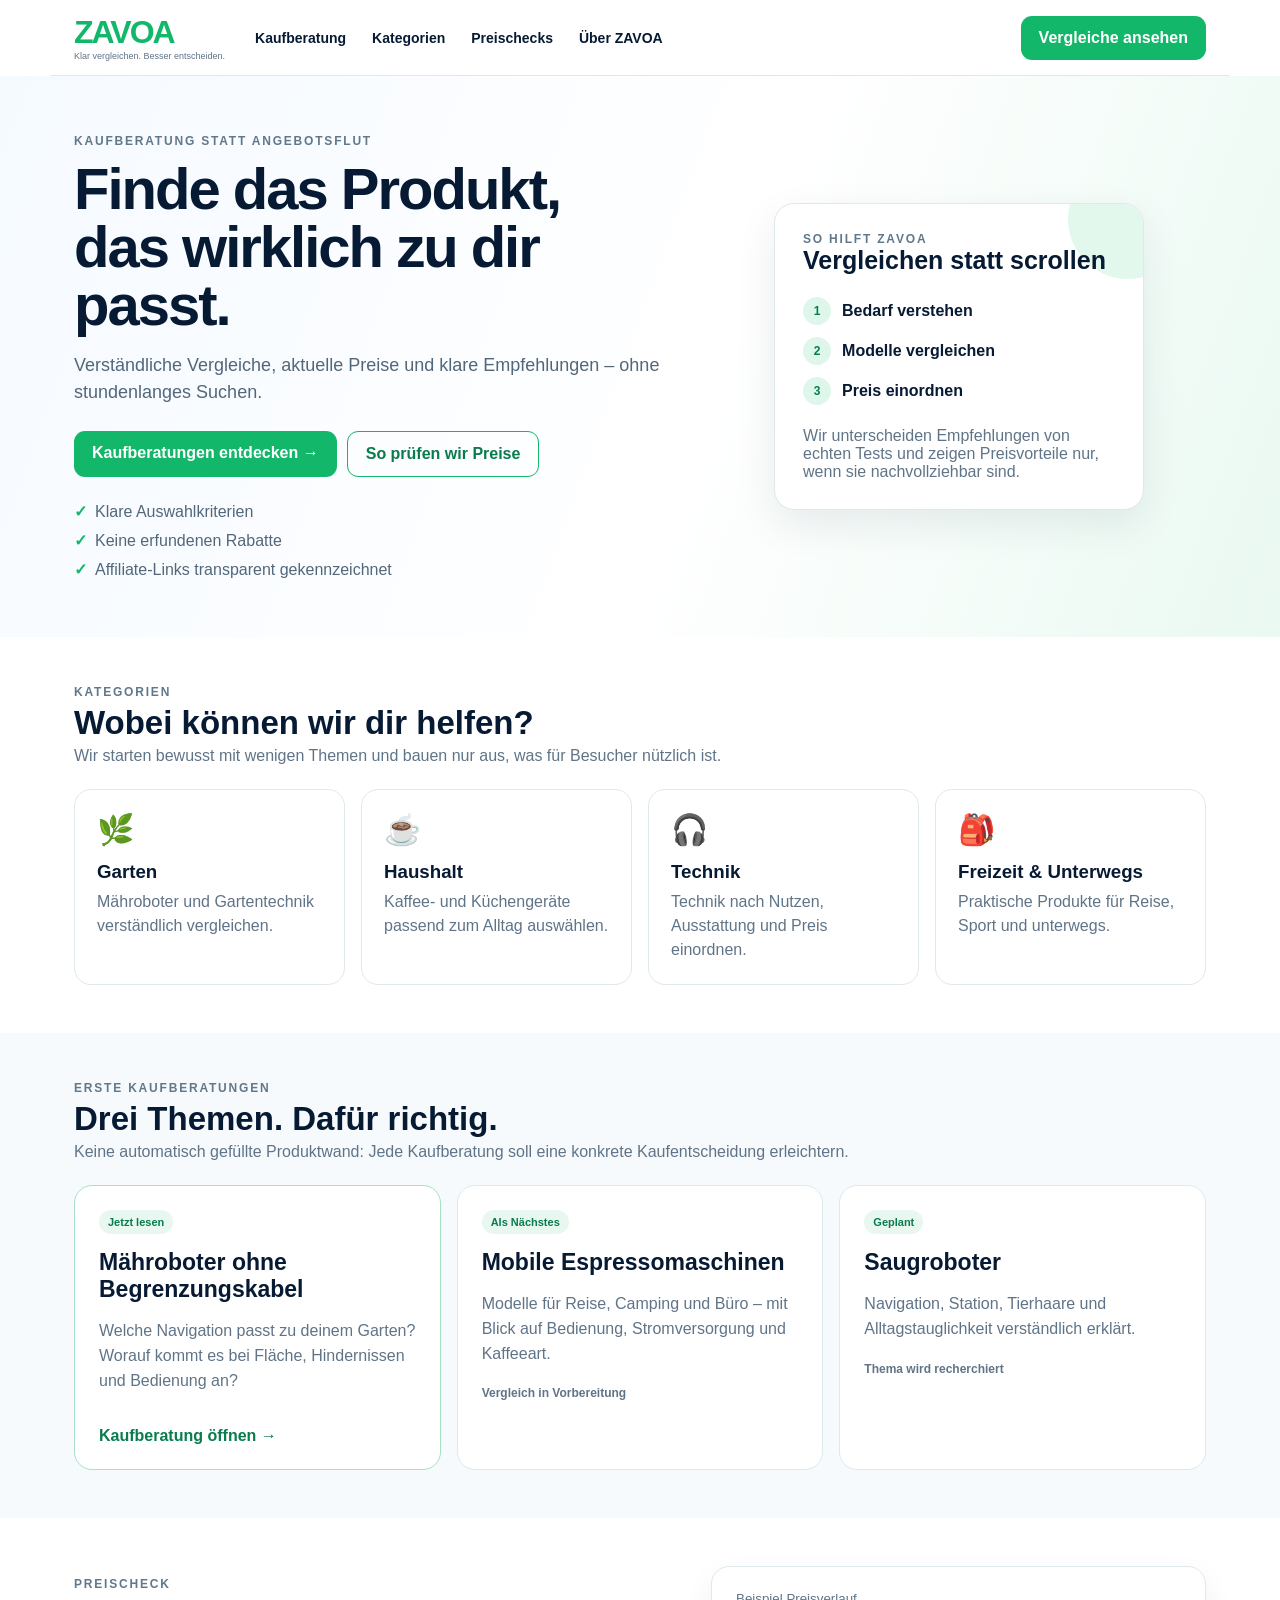
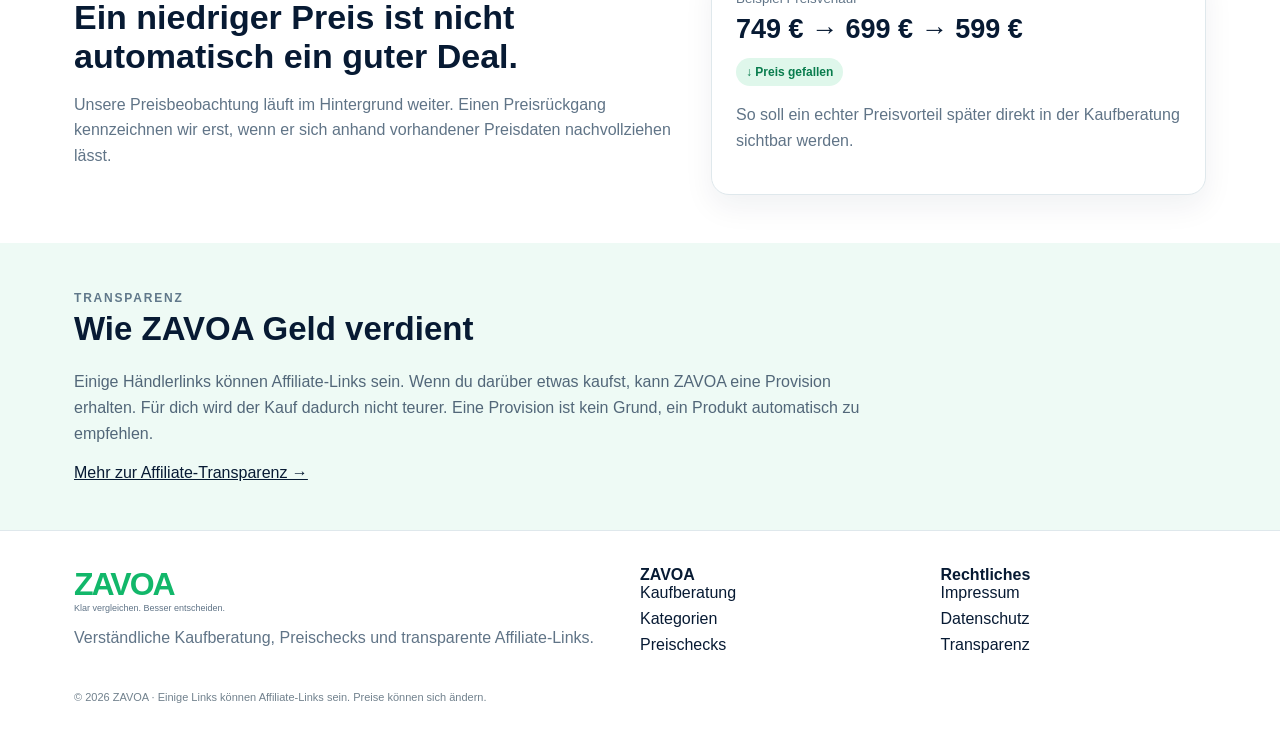
<file: index.html>
<!doctype html><html lang="de"><head><meta charset="utf-8"><meta name="viewport" content="width=device-width,initial-scale=1"><title>ZAVOA – Kaufberatung & Preischeck</title><meta name="description" content="ZAVOA hilft dir, Produkte verständlich zu vergleichen und Preise besser einzuordnen."><link rel="stylesheet" href="style.css"></head><body>
<header><div class="wrap nav"><a class="brand" href="index.html"><b>ZAVOA</b><small>Klar vergleichen. Besser entscheiden.</small></a><nav class="links"><a href="#ratgeber">Kaufberatung</a><a href="#kategorien">Kategorien</a><a href="#preischeck">Preischecks</a><a href="transparenz.html">Über ZAVOA</a></nav><div class="grow"></div><a class="btn green" href="#ratgeber">Vergleiche ansehen</a></div></header>
<main>
<section class="hero"><div class="wrap heroGrid"><div><div class="kicker">Kaufberatung statt Angebotsflut</div><h1>Finde das Produkt,<br>das wirklich zu dir passt.</h1><p>Verständliche Vergleiche, aktuelle Preise und klare Empfehlungen – ohne stundenlanges Suchen.</p><div class="actions"><a class="btn green" href="#ratgeber">Kaufberatungen entdecken →</a><a class="btn outline" href="#preischeck">So prüfen wir Preise</a></div><div class="checks"><span>Klare Auswahlkriterien</span><span>Keine erfundenen Rabatte</span><span>Affiliate-Links transparent gekennzeichnet</span></div></div><div class="visual"><div class="visualBox"><div class="kicker">So hilft ZAVOA</div><strong>Vergleichen statt scrollen</strong><div class="decision-list"><span><b>1</b> Bedarf verstehen</span><span><b>2</b> Modelle vergleichen</span><span><b>3</b> Preis einordnen</span></div><div class="muted">Wir unterscheiden Empfehlungen von echten Tests und zeigen Preisvorteile nur, wenn sie nachvollziehbar sind.</div></div></div></div></section>
<section class="section" id="kategorien"><div class="wrap"><div class="head"><div><div class="kicker">Kategorien</div><h2>Wobei können wir dir helfen?</h2><div class="muted">Wir starten bewusst mit wenigen Themen und bauen nur aus, was für Besucher nützlich ist.</div></div></div><div class="categoryGrid"><div class="category"><span>🌿</span><h3>Garten</h3><p>Mähroboter und Gartentechnik verständlich vergleichen.</p></div><div class="category"><span>☕</span><h3>Haushalt</h3><p>Kaffee- und Küchengeräte passend zum Alltag auswählen.</p></div><div class="category"><span>🎧</span><h3>Technik</h3><p>Technik nach Nutzen, Ausstattung und Preis einordnen.</p></div><div class="category"><span>🎒</span><h3>Freizeit & Unterwegs</h3><p>Praktische Produkte für Reise, Sport und unterwegs.</p></div></div></div></section>
<section class="section guide-section" id="ratgeber"><div class="wrap"><div class="head"><div><div class="kicker">Erste Kaufberatungen</div><h2>Drei Themen. Dafür richtig.</h2><div class="muted">Keine automatisch gefüllte Produktwand: Jede Kaufberatung soll eine konkrete Kaufentscheidung erleichtern.</div></div></div><div class="guideGrid"><article class="guide featured"><div class="guide-tag">Jetzt lesen</div><h3>Mähroboter ohne Begrenzungskabel</h3><p>Welche Navigation passt zu deinem Garten? Worauf kommt es bei Fläche, Hindernissen und Bedienung an?</p><a class="guide-link" href="maehroboter-ohne-begrenzungskabel.html">Kaufberatung öffnen →</a></article><article class="guide"><div class="guide-tag">Als Nächstes</div><h3>Mobile Espressomaschinen</h3><p>Modelle für Reise, Camping und Büro – mit Blick auf Bedienung, Stromversorgung und Kaffeeart.</p><div class="guide-meta">Vergleich in Vorbereitung</div></article><article class="guide"><div class="guide-tag">Geplant</div><h3>Saugroboter</h3><p>Navigation, Station, Tierhaare und Alltagstauglichkeit verständlich erklärt.</p><div class="guide-meta">Thema wird recherchiert</div></article></div></div></section>
<section class="section" id="preischeck"><div class="wrap"><div class="pricecheck"><div><div class="kicker">Preischeck</div><h2>Ein niedriger Preis ist nicht automatisch ein guter Deal.</h2><p>Unsere Preisbeobachtung läuft im Hintergrund weiter. Einen Preisrückgang kennzeichnen wir erst, wenn er sich anhand vorhandener Preisdaten nachvollziehen lässt.</p></div><div class="price-example"><small>Beispiel Preisverlauf</small><strong>749 € → 699 € → 599 €</strong><span>↓ Preis gefallen</span><p>So soll ein echter Preisvorteil später direkt in der Kaufberatung sichtbar werden.</p></div></div></div></section>
<section class="section trust"><div class="wrap"><div class="head"><div><div class="kicker">Transparenz</div><h2>Wie ZAVOA Geld verdient</h2></div></div><p class="trusttext">Einige Händlerlinks können Affiliate-Links sein. Wenn du darüber etwas kaufst, kann ZAVOA eine Provision erhalten. Für dich wird der Kauf dadurch nicht teurer. Eine Provision ist kein Grund, ein Produkt automatisch zu empfehlen.</p><a href="transparenz.html">Mehr zur Affiliate-Transparenz →</a></div></section>
</main>
<footer><div class="wrap"><div class="foot"><div><a class="brand" href="index.html"><b>ZAVOA</b><small>Klar vergleichen. Besser entscheiden.</small></a><p class="muted">Verständliche Kaufberatung, Preischecks und transparente Affiliate-Links.</p></div><div><b>ZAVOA</b><div class="footnav"><a href="#ratgeber">Kaufberatung</a><a href="#kategorien">Kategorien</a><a href="#preischeck">Preischecks</a></div></div><div><b>Rechtliches</b><div class="footnav"><a href="impressum.html">Impressum</a><a href="datenschutz.html">Datenschutz</a><a href="transparenz.html">Transparenz</a></div></div></div><div class="copy">© 2026 ZAVOA · Einige Links können Affiliate-Links sein. Preise können sich ändern.</div></div></footer>
</body></html>
</file>
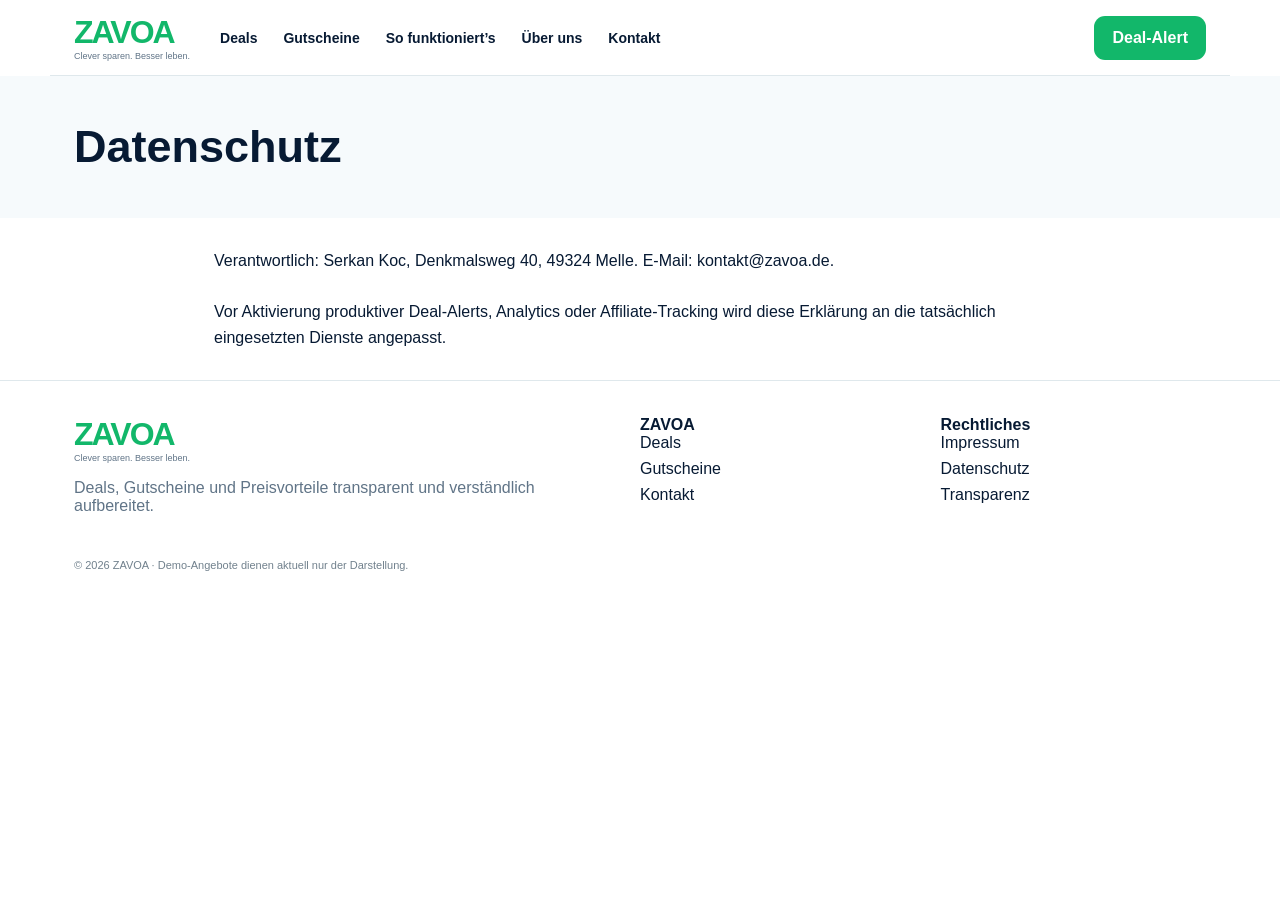
<file: datenschutz.html>
<!doctype html><html lang="de"><head><meta charset="utf-8"><meta name="viewport" content="width=device-width,initial-scale=1"><title>Datenschutz – ZAVOA</title><link rel="stylesheet" href="style.css"></head><body><header><div class="wrap nav"><a class="brand" href="index.html"><b>ZAVOA</b><small>Clever sparen. Besser leben.</small></a><nav class="links"><a href="deals.html">Deals</a><a href="gutscheine.html">Gutscheine</a><a href="so-funktionierts.html">So funktioniert’s</a><a href="ueber-uns.html">Über uns</a><a href="kontakt.html">Kontakt</a></nav><div class="grow"></div><a class="btn green" href="#alert">Deal-Alert</a></div></header><main><section class="pagehero"><div class="wrap"><h1>Datenschutz</h1></div></section><div class="content">Verantwortlich: Serkan Koc, Denkmalsweg 40, 49324 Melle. E-Mail: kontakt@zavoa.de.<br><br>Vor Aktivierung produktiver Deal-Alerts, Analytics oder Affiliate-Tracking wird diese Erklärung an die tatsächlich eingesetzten Dienste angepasst.</div></main><footer><div class="wrap"><div class="foot"><div><a class="brand" href="index.html"><b>ZAVOA</b><small>Clever sparen. Besser leben.</small></a><p class="muted">Deals, Gutscheine und Preisvorteile transparent und verständlich aufbereitet.</p></div><div><b>ZAVOA</b><div class="footnav"><a href="deals.html">Deals</a><a href="gutscheine.html">Gutscheine</a><a href="kontakt.html">Kontakt</a></div></div><div><b>Rechtliches</b><div class="footnav"><a href="impressum.html">Impressum</a><a href="datenschutz.html">Datenschutz</a><a href="transparenz.html">Transparenz</a></div></div></div><div class="copy">© 2026 ZAVOA · Demo-Angebote dienen aktuell nur der Darstellung.</div></div></footer></body></html>
</file>
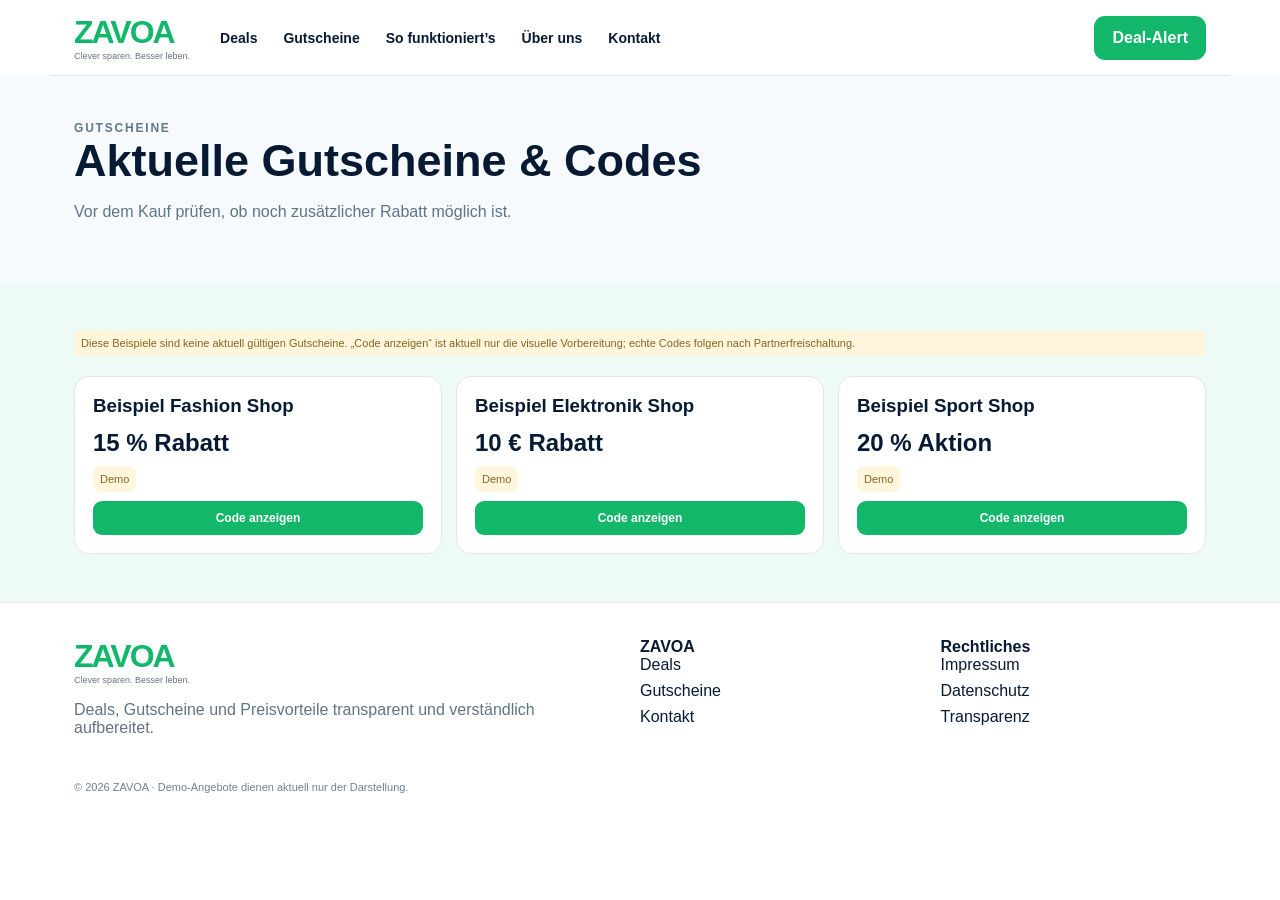
<file: gutscheine.html>
<!doctype html><html lang="de"><head><meta charset="utf-8"><meta name="viewport" content="width=device-width,initial-scale=1"><title>Gutscheine – ZAVOA</title><link rel="stylesheet" href="style.css"></head><body><header><div class="wrap nav"><a class="brand" href="index.html"><b>ZAVOA</b><small>Clever sparen. Besser leben.</small></a><nav class="links"><a href="deals.html">Deals</a><a href="gutscheine.html">Gutscheine</a><a href="so-funktionierts.html">So funktioniert’s</a><a href="ueber-uns.html">Über uns</a><a href="kontakt.html">Kontakt</a></nav><div class="grow"></div><a class="btn green" href="#alert">Deal-Alert</a></div></header><main><section class="pagehero"><div class="wrap"><div class="kicker">Gutscheine</div><h1>Aktuelle Gutscheine & Codes</h1><p class="muted">Vor dem Kauf prüfen, ob noch zusätzlicher Rabatt möglich ist.</p></div></section><section class="section coupons"><div class="wrap"><div class="demo">Diese Beispiele sind keine aktuell gültigen Gutscheine. „Code anzeigen“ ist aktuell nur die visuelle Vorbereitung; echte Codes folgen nach Partnerfreischaltung.</div><div class="couponGrid"><div class="coupon"><h3>Beispiel Fashion Shop</h3><strong>15 % Rabatt</strong><span class="demo">Demo</span></div><div class="coupon"><h3>Beispiel Elektronik Shop</h3><strong>10 € Rabatt</strong><span class="demo">Demo</span></div><div class="coupon"><h3>Beispiel Sport Shop</h3><strong>20 % Aktion</strong><span class="demo">Demo</span></div></div></div></section></main><footer><div class="wrap"><div class="foot"><div><a class="brand" href="index.html"><b>ZAVOA</b><small>Clever sparen. Besser leben.</small></a><p class="muted">Deals, Gutscheine und Preisvorteile transparent und verständlich aufbereitet.</p></div><div><b>ZAVOA</b><div class="footnav"><a href="deals.html">Deals</a><a href="gutscheine.html">Gutscheine</a><a href="kontakt.html">Kontakt</a></div></div><div><b>Rechtliches</b><div class="footnav"><a href="impressum.html">Impressum</a><a href="datenschutz.html">Datenschutz</a><a href="transparenz.html">Transparenz</a></div></div></div><div class="copy">© 2026 ZAVOA · Demo-Angebote dienen aktuell nur der Darstellung.</div></div></footer></body></html>
</file>
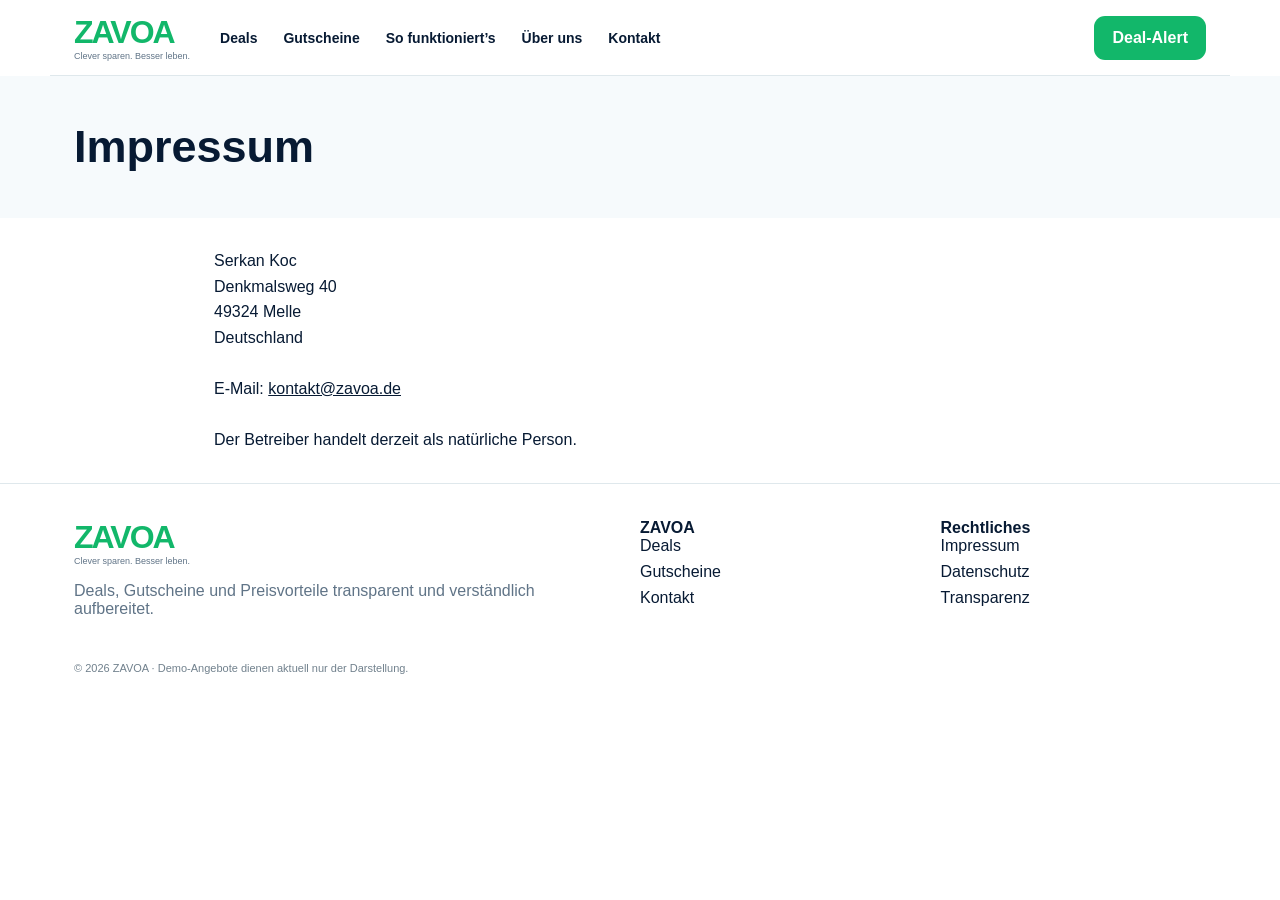
<file: impressum.html>
<!doctype html><html lang="de"><head><meta charset="utf-8"><meta name="viewport" content="width=device-width,initial-scale=1"><title>Impressum – ZAVOA</title><link rel="stylesheet" href="style.css"></head><body><header><div class="wrap nav"><a class="brand" href="index.html"><b>ZAVOA</b><small>Clever sparen. Besser leben.</small></a><nav class="links"><a href="deals.html">Deals</a><a href="gutscheine.html">Gutscheine</a><a href="so-funktionierts.html">So funktioniert’s</a><a href="ueber-uns.html">Über uns</a><a href="kontakt.html">Kontakt</a></nav><div class="grow"></div><a class="btn green" href="#alert">Deal-Alert</a></div></header><main><section class="pagehero"><div class="wrap"><h1>Impressum</h1></div></section><div class="content">Serkan Koc<br>Denkmalsweg 40<br>49324 Melle<br>Deutschland<br><br>E-Mail: <a href='mailto:kontakt@zavoa.de'>kontakt@zavoa.de</a><br><br>Der Betreiber handelt derzeit als natürliche Person.</div></main><footer><div class="wrap"><div class="foot"><div><a class="brand" href="index.html"><b>ZAVOA</b><small>Clever sparen. Besser leben.</small></a><p class="muted">Deals, Gutscheine und Preisvorteile transparent und verständlich aufbereitet.</p></div><div><b>ZAVOA</b><div class="footnav"><a href="deals.html">Deals</a><a href="gutscheine.html">Gutscheine</a><a href="kontakt.html">Kontakt</a></div></div><div><b>Rechtliches</b><div class="footnav"><a href="impressum.html">Impressum</a><a href="datenschutz.html">Datenschutz</a><a href="transparenz.html">Transparenz</a></div></div></div><div class="copy">© 2026 ZAVOA · Demo-Angebote dienen aktuell nur der Darstellung.</div></div></footer></body></html>
</file>
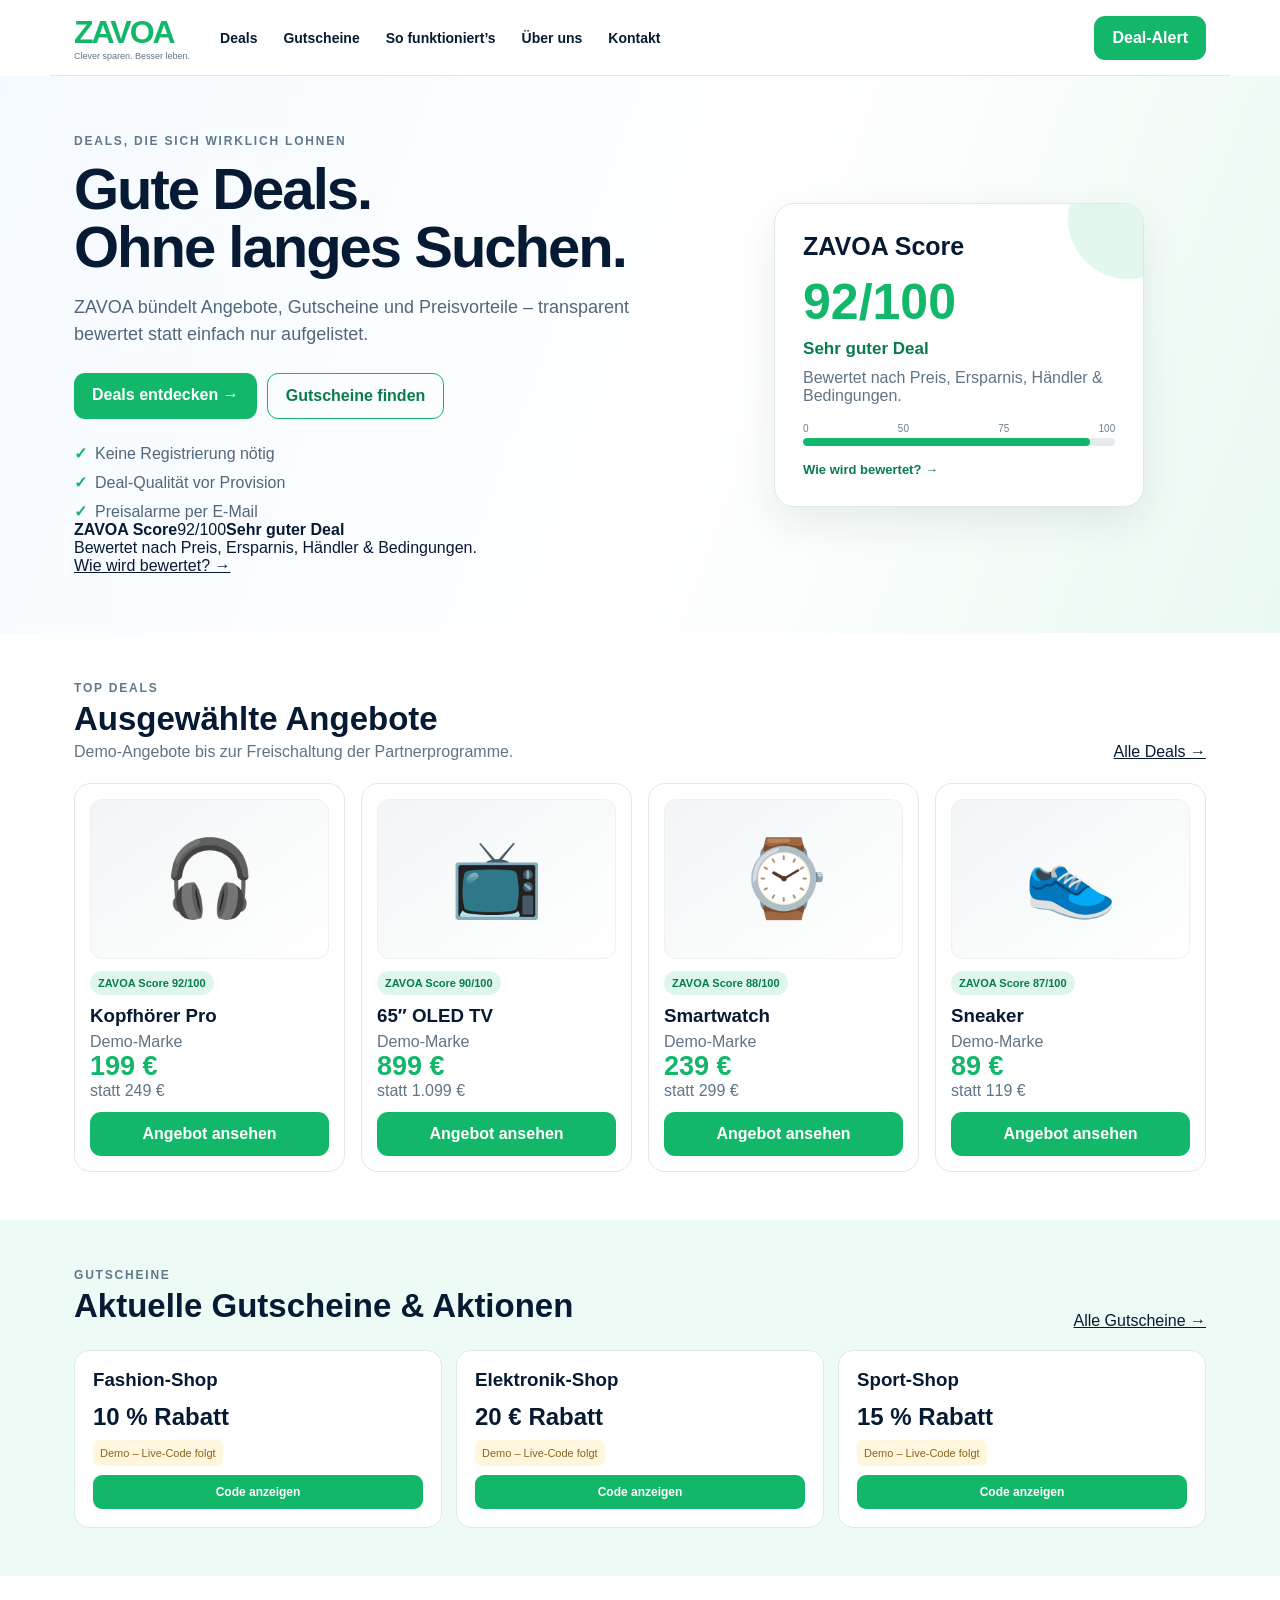
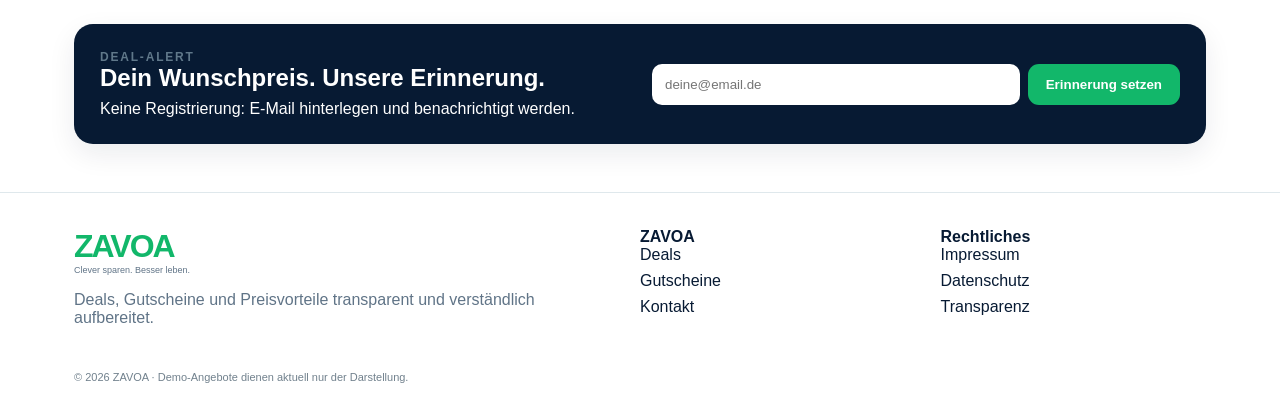
<file: index-mobile-final.html>
<!doctype html><html lang="de"><head><meta charset="utf-8"><meta name="viewport" content="width=device-width,initial-scale=1"><title>ZAVOA – Gute Deals. Ohne langes Suchen.</title><link rel="stylesheet" href="style.css"></head><body><header><div class="wrap nav"><a class="brand" href="index.html"><b>ZAVOA</b><small>Clever sparen. Besser leben.</small></a><nav class="links"><a href="deals.html">Deals</a><a href="gutscheine.html">Gutscheine</a><a href="so-funktionierts.html">So funktioniert’s</a><a href="ueber-uns.html">Über uns</a><a href="kontakt.html">Kontakt</a></nav><div class="grow"></div><a class="btn green" href="#alert">Deal-Alert</a></div></header>
<main><section class="hero"><div class="wrap heroGrid"><div><div class="kicker">Deals, die sich wirklich lohnen</div><h1>Gute Deals.<br>Ohne langes Suchen.</h1><p>ZAVOA bündelt Angebote, Gutscheine und Preisvorteile – transparent bewertet statt einfach nur aufgelistet.</p><div class="actions"><a class="btn green" href="deals.html">Deals entdecken →</a><a class="btn outline" href="gutscheine.html">Gutscheine finden</a></div><div class="checks"><span>Keine Registrierung nötig</span><span>Deal-Qualität vor Provision</span><span>Preisalarme per E-Mail</span></div><div class="mobileScore" aria-label="ZAVOA Score Erklärung">
  <div class="mobileScoreTop"><strong>ZAVOA Score</strong><span>92/100</span><b>Sehr guter Deal</b></div>
  <div class="mobileScoreText">Bewertet nach Preis, Ersparnis, Händler &amp; Bedingungen.</div>
  <a href="so-funktionierts.html">Wie wird bewertet? →</a>
</div></div><div class="visual"><div class="visualBox"><strong>ZAVOA Score</strong>
<div class="score">92/100</div>
<div class="score-label">Sehr guter Deal</div>
<div class="muted">Bewertet nach Preis, Ersparnis, Händler &amp; Bedingungen.</div>
<div class="score-scale"><span>0</span><span>50</span><span>75</span><span>100</span></div>
<div class="score-bar"><i></i></div>
<a class="score-link" href="so-funktionierts.html">Wie wird bewertet? →</a></div></div></div></section>
<section class="section"><div class="wrap"><div class="head"><div><div class="kicker">Top Deals</div><h2>Ausgewählte Angebote</h2><div class="muted">Demo-Angebote bis zur Freischaltung der Partnerprogramme.</div></div><a class="sectionMore" href="deals.html">Alle Deals →</a></div><div class="grid"><article class="card"><div class="pic">🎧</div><span class="badge">ZAVOA Score 92/100</span><h3>Kopfhörer Pro</h3><div class="muted">Demo-Marke</div><div class="price">199 €</div><div class="muted">statt 249 €</div><a class="btn green" href="#">Angebot ansehen</a></article><article class="card"><div class="pic">📺</div><span class="badge">ZAVOA Score 90/100</span><h3>65″ OLED TV</h3><div class="muted">Demo-Marke</div><div class="price">899 €</div><div class="muted">statt 1.099 €</div><a class="btn green" href="#">Angebot ansehen</a></article><article class="card"><div class="pic">⌚</div><span class="badge">ZAVOA Score 88/100</span><h3>Smartwatch</h3><div class="muted">Demo-Marke</div><div class="price">239 €</div><div class="muted">statt 299 €</div><a class="btn green" href="#">Angebot ansehen</a></article><article class="card"><div class="pic">👟</div><span class="badge">ZAVOA Score 87/100</span><h3>Sneaker</h3><div class="muted">Demo-Marke</div><div class="price">89 €</div><div class="muted">statt 119 €</div><a class="btn green" href="#">Angebot ansehen</a></article></div></div></section>
<section class="section coupons"><div class="wrap"><div class="head"><div><div class="kicker">Gutscheine</div><h2>Aktuelle Gutscheine & Aktionen</h2></div><a class="sectionMore" href="gutscheine.html">Alle Gutscheine →</a></div><div class="couponGrid"><div class="coupon"><h3>Fashion-Shop</h3><strong>10 % Rabatt</strong><span class="demo">Demo – Live-Code folgt</span></div><div class="coupon"><h3>Elektronik-Shop</h3><strong>20 € Rabatt</strong><span class="demo">Demo – Live-Code folgt</span></div><div class="coupon"><h3>Sport-Shop</h3><strong>15 % Rabatt</strong><span class="demo">Demo – Live-Code folgt</span></div></div></div></section>
<section class="section"><div class="wrap"><div class="alert" id="alert"><div><div class="kicker">Deal-Alert</div><h2>Dein Wunschpreis. Unsere Erinnerung.</h2><div>Keine Registrierung: E-Mail hinterlegen und benachrichtigt werden.</div></div><div class="form"><input type="email" placeholder="deine@email.de"><button class="btn green">Erinnerung setzen</button></div></div></div></section></main><footer><div class="wrap"><div class="foot"><div class="footBrand"><a class="brand" href="index.html"><b>ZAVOA</b><small>Clever sparen. Besser leben.</small></a><p class="muted">Deals, Gutscheine und Preisvorteile transparent und verständlich aufbereitet.</p></div><div class="footCol"><b>ZAVOA</b><div class="footnav"><a href="deals.html">Deals</a><a href="gutscheine.html">Gutscheine</a><a href="kontakt.html">Kontakt</a></div></div><div class="footCol"><b>Rechtliches</b><div class="footnav"><a href="impressum.html">Impressum</a><a href="datenschutz.html">Datenschutz</a><a href="transparenz.html">Transparenz</a></div></div></div><div class="copy">© 2026 ZAVOA · Demo-Angebote dienen aktuell nur der Darstellung.</div></div></footer></body></html>
</file>
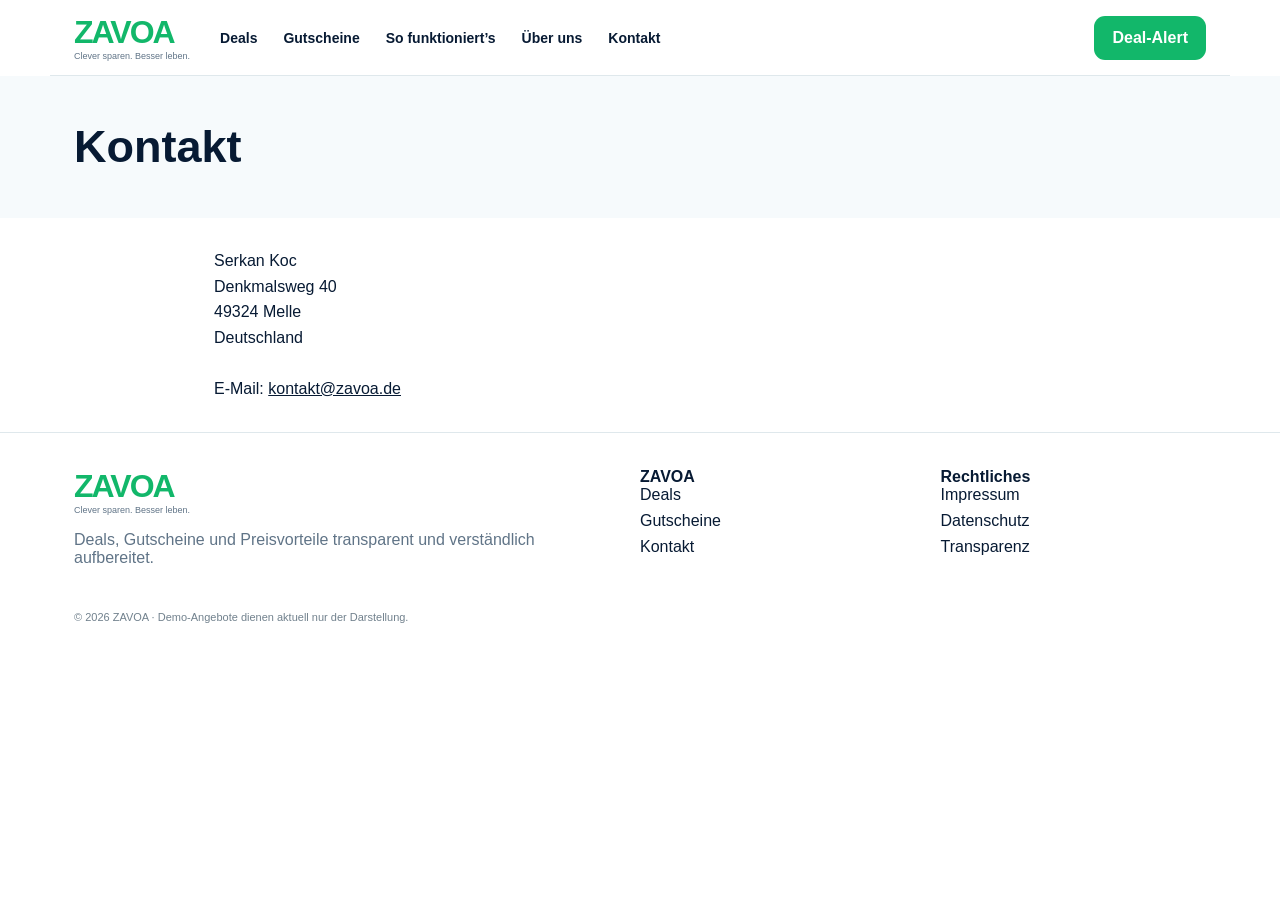
<file: kontakt.html>
<!doctype html><html lang="de"><head><meta charset="utf-8"><meta name="viewport" content="width=device-width,initial-scale=1"><title>Kontakt – ZAVOA</title><link rel="stylesheet" href="style.css"></head><body><header><div class="wrap nav"><a class="brand" href="index.html"><b>ZAVOA</b><small>Clever sparen. Besser leben.</small></a><nav class="links"><a href="deals.html">Deals</a><a href="gutscheine.html">Gutscheine</a><a href="so-funktionierts.html">So funktioniert’s</a><a href="ueber-uns.html">Über uns</a><a href="kontakt.html">Kontakt</a></nav><div class="grow"></div><a class="btn green" href="#alert">Deal-Alert</a></div></header><main><section class="pagehero"><div class="wrap"><h1>Kontakt</h1></div></section><div class="content">Serkan Koc<br>Denkmalsweg 40<br>49324 Melle<br>Deutschland<br><br>E-Mail: <a href='mailto:kontakt@zavoa.de'>kontakt@zavoa.de</a></div></main><footer><div class="wrap"><div class="foot"><div><a class="brand" href="index.html"><b>ZAVOA</b><small>Clever sparen. Besser leben.</small></a><p class="muted">Deals, Gutscheine und Preisvorteile transparent und verständlich aufbereitet.</p></div><div><b>ZAVOA</b><div class="footnav"><a href="deals.html">Deals</a><a href="gutscheine.html">Gutscheine</a><a href="kontakt.html">Kontakt</a></div></div><div><b>Rechtliches</b><div class="footnav"><a href="impressum.html">Impressum</a><a href="datenschutz.html">Datenschutz</a><a href="transparenz.html">Transparenz</a></div></div></div><div class="copy">© 2026 ZAVOA · Demo-Angebote dienen aktuell nur der Darstellung.</div></div></footer></body></html>
</file>
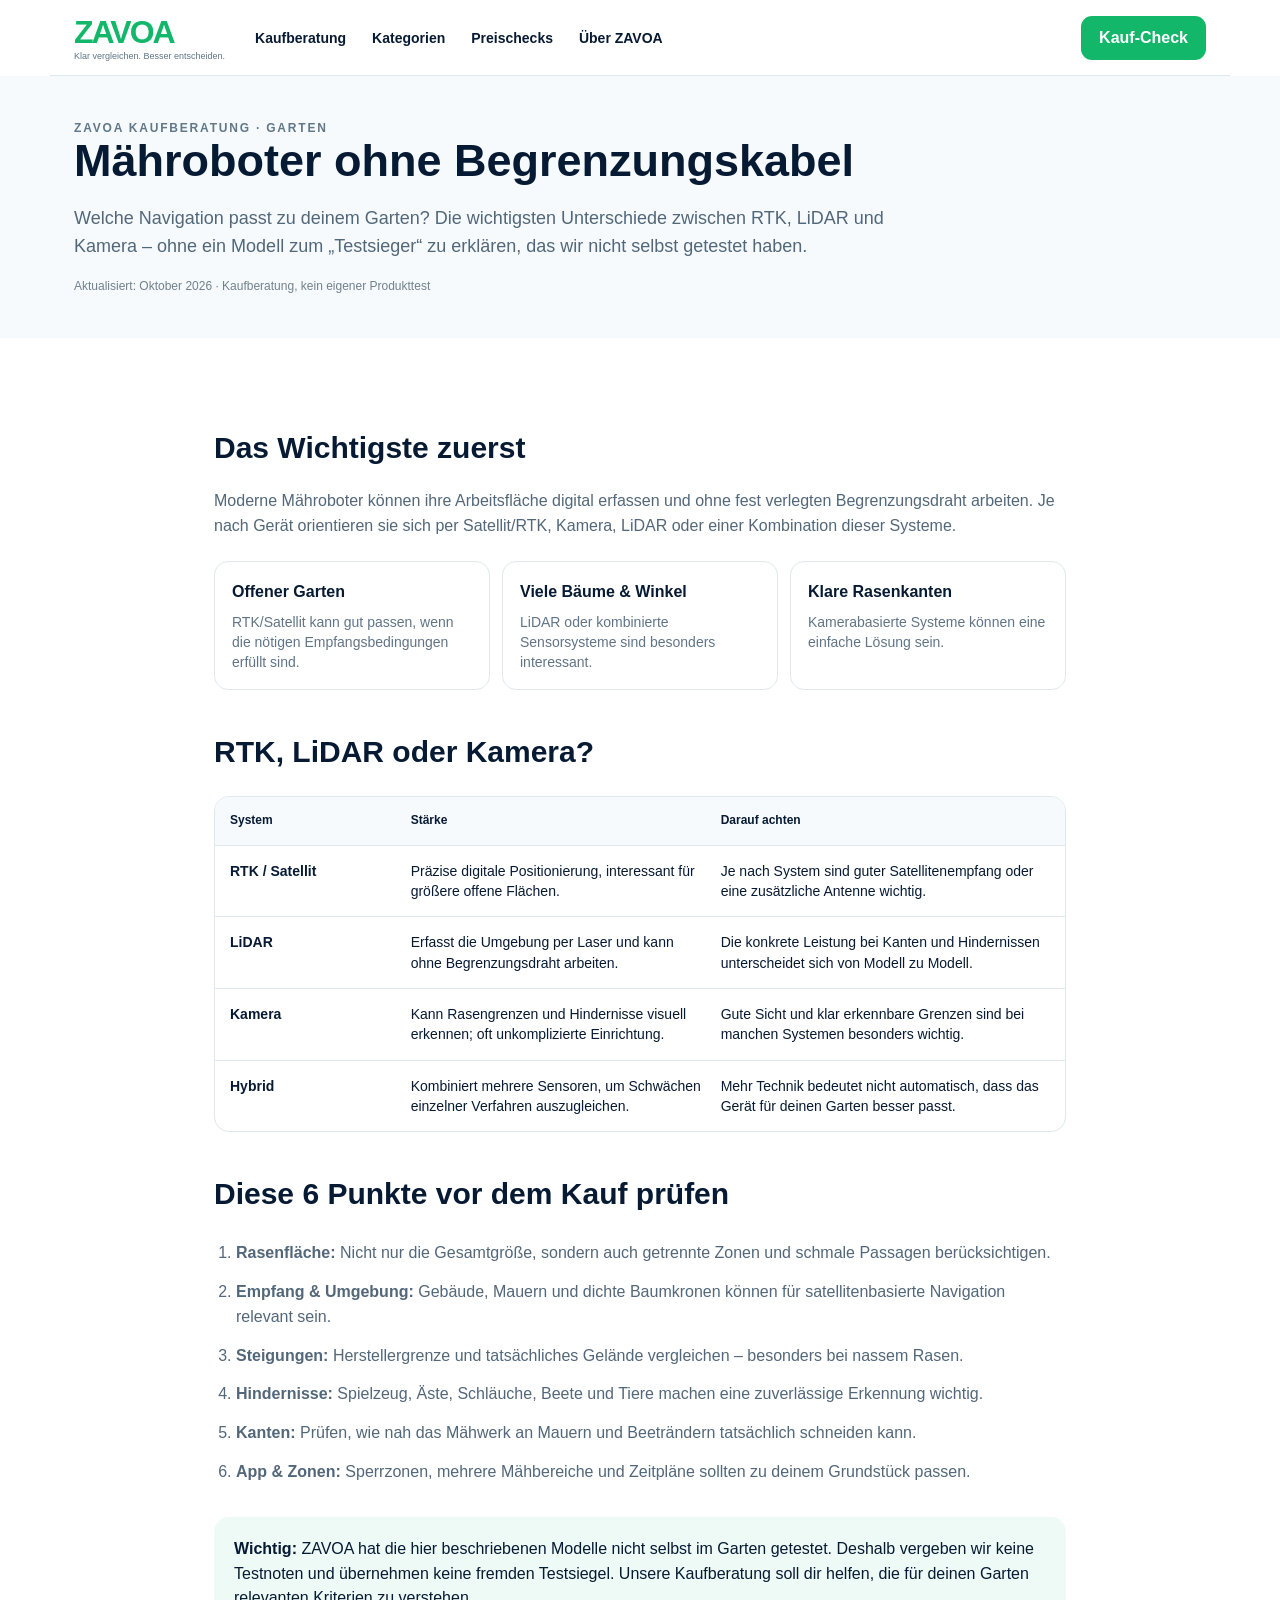
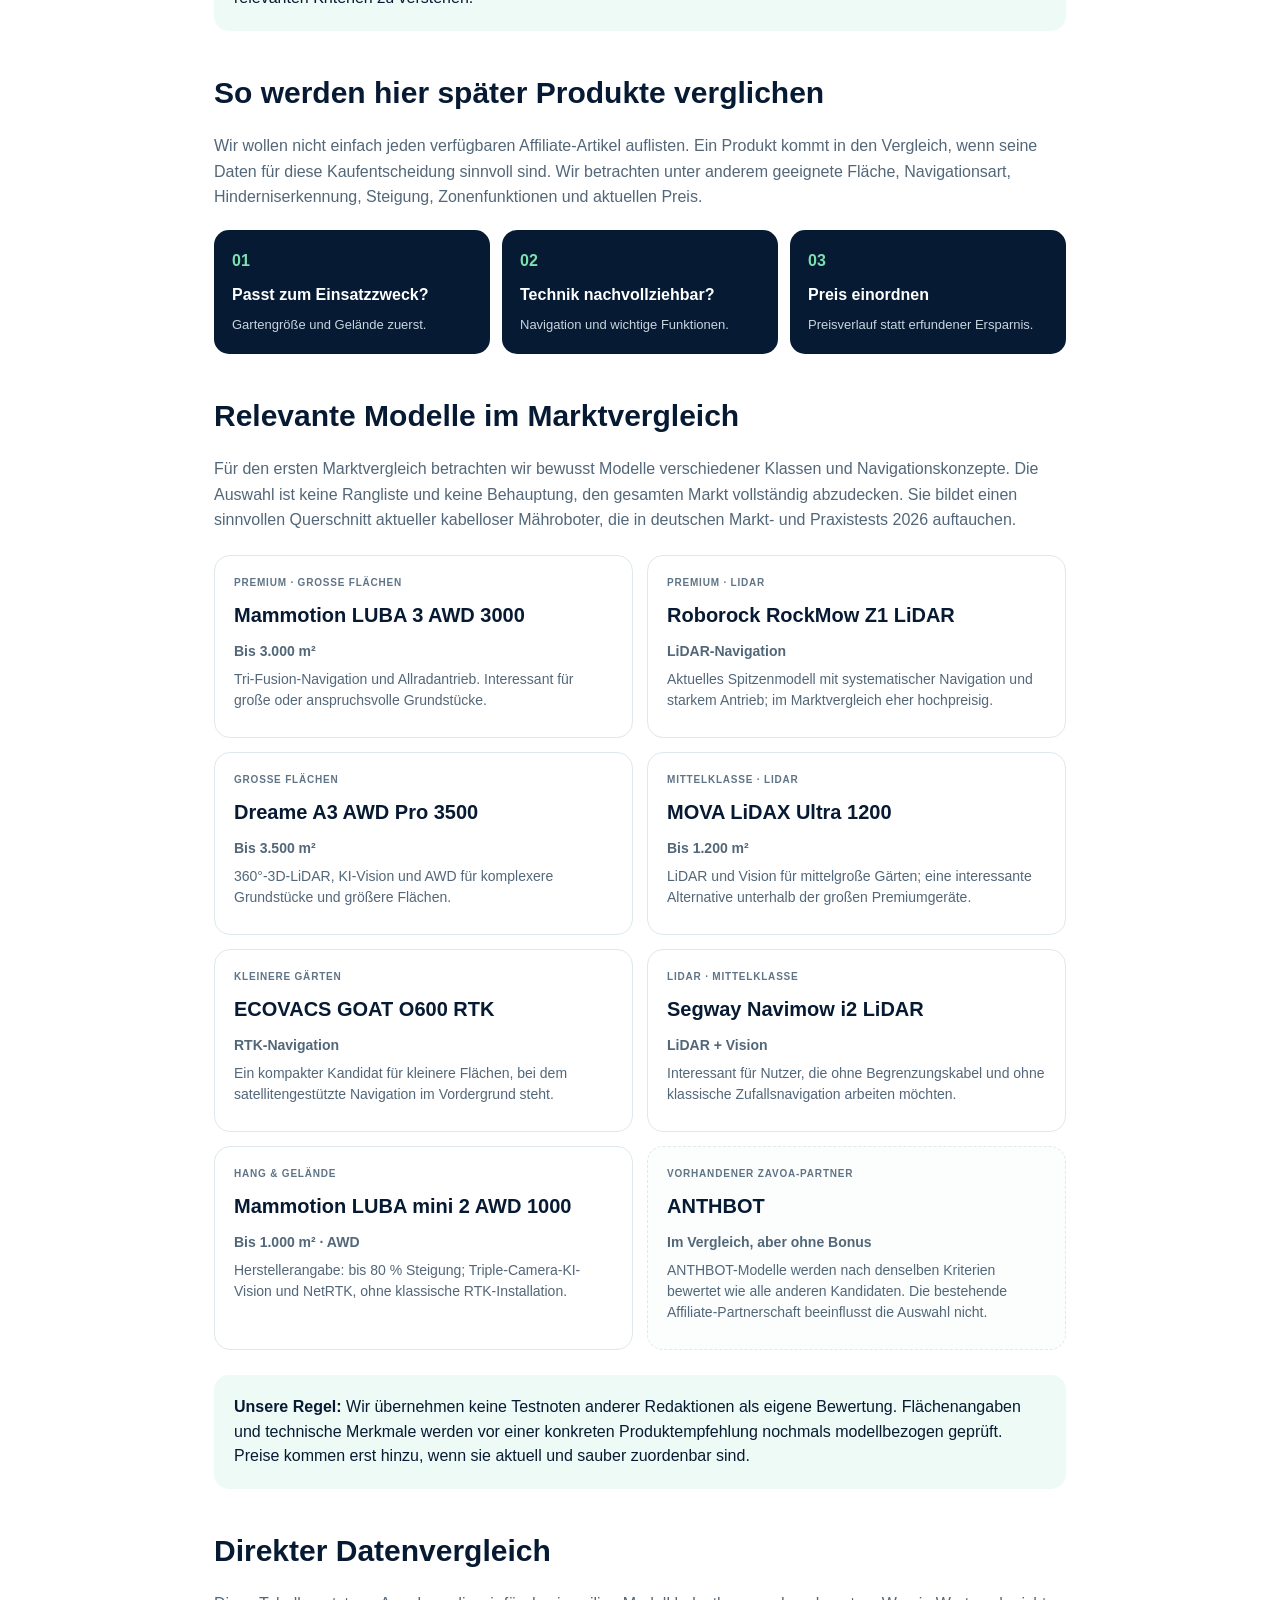
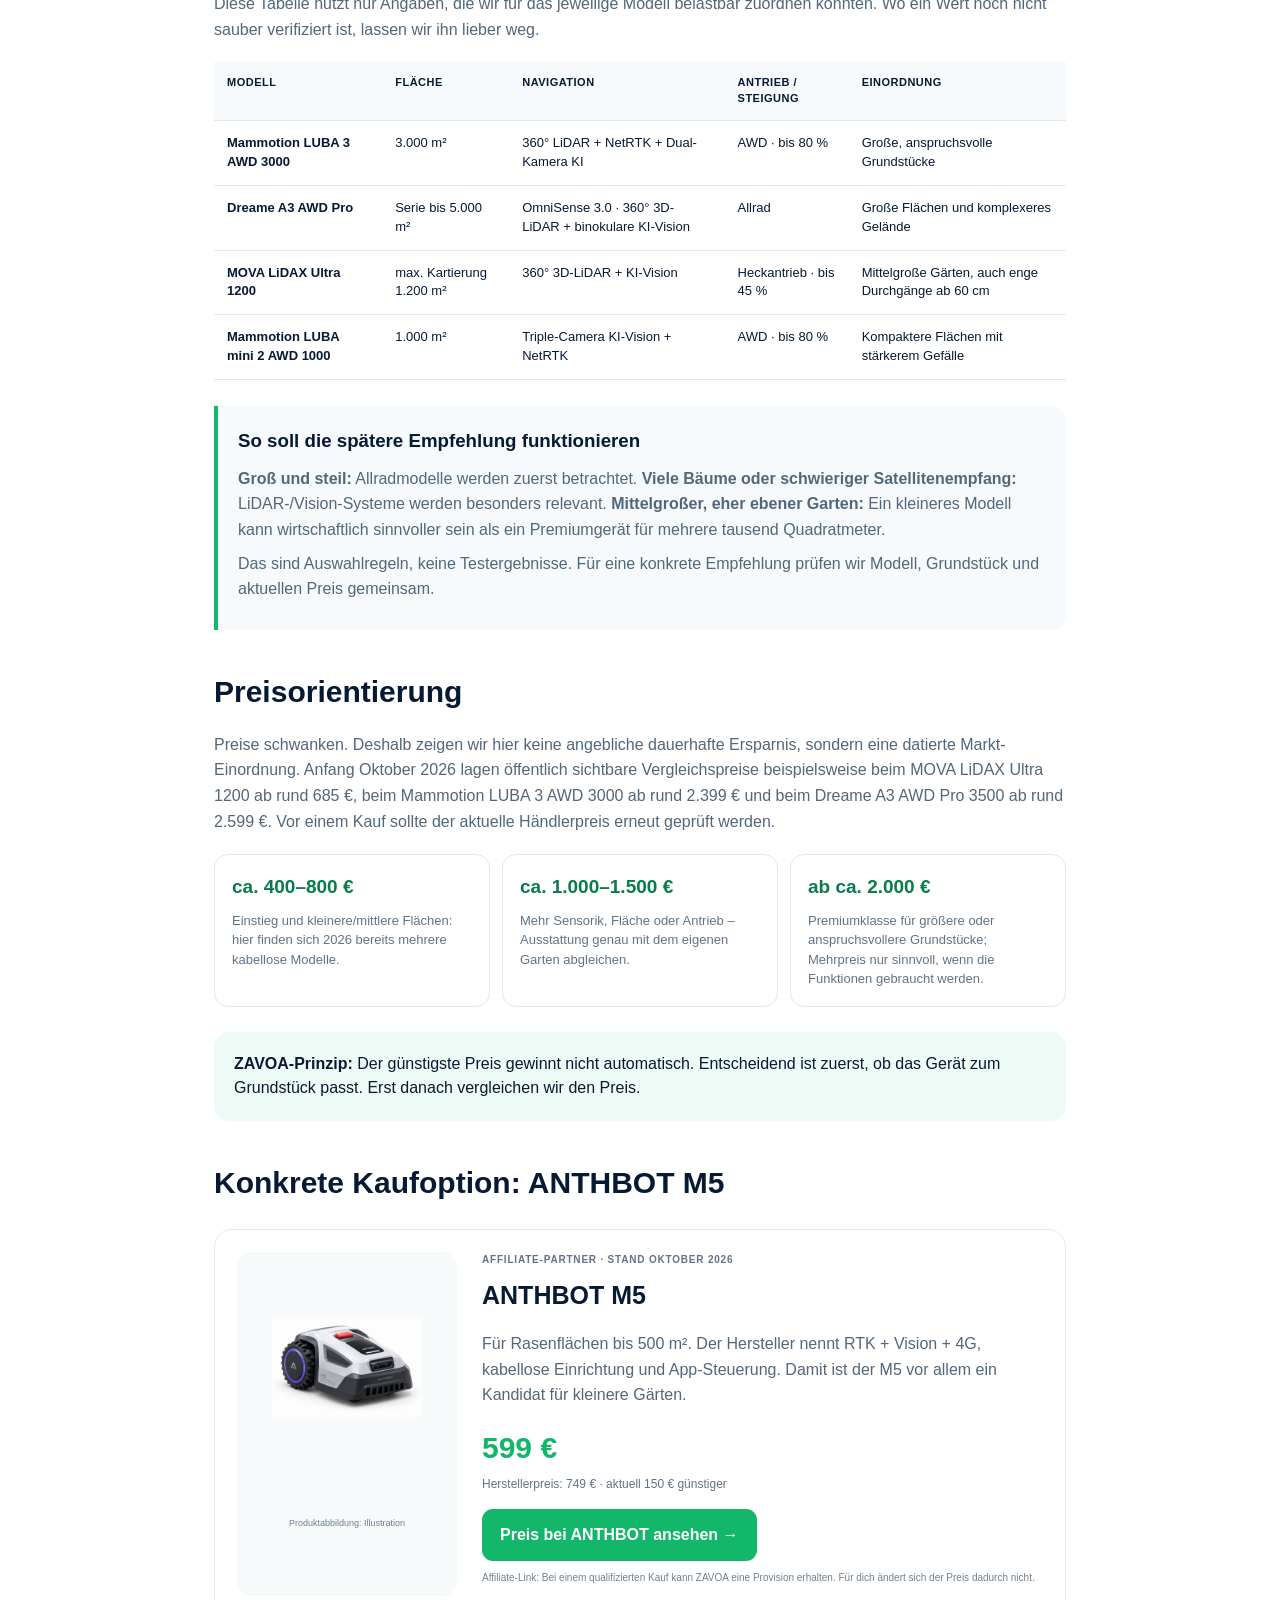
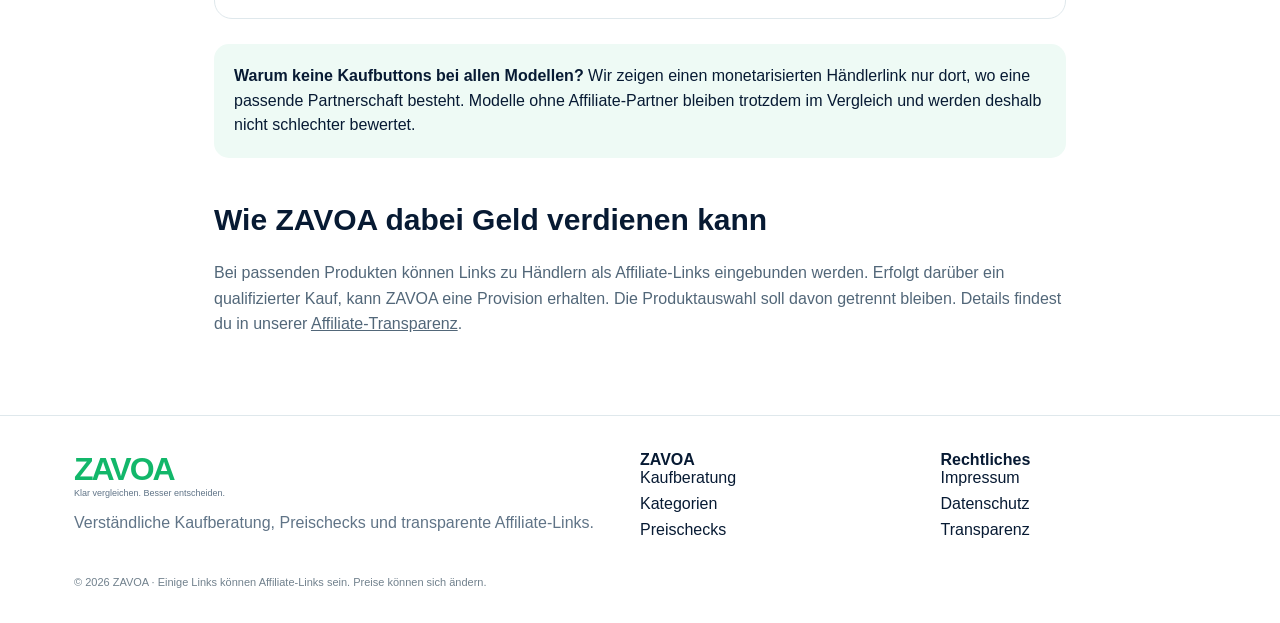
<file: maehroboter-ohne-begrenzungskabel.html>
<!doctype html><html lang="de"><head><meta charset="utf-8"><meta name="viewport" content="width=device-width,initial-scale=1"><title>Mähroboter ohne Begrenzungskabel – Kaufberatung | ZAVOA</title><meta name="description" content="Mähroboter ohne Begrenzungskabel verständlich erklärt: Navigation, Gartengröße, Hindernisse, Steigungen und Preis. ZAVOA Kaufberatung."><link rel="stylesheet" href="style.css"></head><body>
<header><div class="wrap nav"><a class="brand" href="index.html"><b>ZAVOA</b><small>Klar vergleichen. Besser entscheiden.</small></a><nav class="links"><a href="index.html#ratgeber">Kaufberatung</a><a href="index.html#kategorien">Kategorien</a><a href="index.html#preischeck">Preischecks</a><a href="transparenz.html">Über ZAVOA</a></nav><div class="grow"></div><a class="btn green" href="#checkliste">Kauf-Check</a></div></header>
<main>
<section class="pagehero advisorHero"><div class="wrap"><div class="kicker">ZAVOA Kaufberatung · Garten</div><h1>Mähroboter ohne Begrenzungskabel</h1><p>Welche Navigation passt zu deinem Garten? Die wichtigsten Unterschiede zwischen RTK, LiDAR und Kamera – ohne ein Modell zum „Testsieger“ zu erklären, das wir nicht selbst getestet haben.</p><div class="article-meta">Aktualisiert: Oktober 2026 · Kaufberatung, kein eigener Produkttest</div></div></section>
<section class="section"><div class="content article"><h2>Das Wichtigste zuerst</h2><p>Moderne Mähroboter können ihre Arbeitsfläche digital erfassen und ohne fest verlegten Begrenzungsdraht arbeiten. Je nach Gerät orientieren sie sich per Satellit/RTK, Kamera, LiDAR oder einer Kombination dieser Systeme.</p><div class="quickGrid"><div><b>Offener Garten</b><span>RTK/Satellit kann gut passen, wenn die nötigen Empfangsbedingungen erfüllt sind.</span></div><div><b>Viele Bäume & Winkel</b><span>LiDAR oder kombinierte Sensorsysteme sind besonders interessant.</span></div><div><b>Klare Rasenkanten</b><span>Kamerabasierte Systeme können eine einfache Lösung sein.</span></div></div>
<h2>RTK, LiDAR oder Kamera?</h2><div class="compareTable"><div class="compareRow compareHead"><b>System</b><b>Stärke</b><b>Darauf achten</b></div><div class="compareRow"><strong>RTK / Satellit</strong><span>Präzise digitale Positionierung, interessant für größere offene Flächen.</span><span>Je nach System sind guter Satellitenempfang oder eine zusätzliche Antenne wichtig.</span></div><div class="compareRow"><strong>LiDAR</strong><span>Erfasst die Umgebung per Laser und kann ohne Begrenzungsdraht arbeiten.</span><span>Die konkrete Leistung bei Kanten und Hindernissen unterscheidet sich von Modell zu Modell.</span></div><div class="compareRow"><strong>Kamera</strong><span>Kann Rasengrenzen und Hindernisse visuell erkennen; oft unkomplizierte Einrichtung.</span><span>Gute Sicht und klar erkennbare Grenzen sind bei manchen Systemen besonders wichtig.</span></div><div class="compareRow"><strong>Hybrid</strong><span>Kombiniert mehrere Sensoren, um Schwächen einzelner Verfahren auszugleichen.</span><span>Mehr Technik bedeutet nicht automatisch, dass das Gerät für deinen Garten besser passt.</span></div></div>
<h2 id="checkliste">Diese 6 Punkte vor dem Kauf prüfen</h2><ol class="buyChecklist"><li><b>Rasenfläche:</b> Nicht nur die Gesamtgröße, sondern auch getrennte Zonen und schmale Passagen berücksichtigen.</li><li><b>Empfang & Umgebung:</b> Gebäude, Mauern und dichte Baumkronen können für satellitenbasierte Navigation relevant sein.</li><li><b>Steigungen:</b> Herstellergrenze und tatsächliches Gelände vergleichen – besonders bei nassem Rasen.</li><li><b>Hindernisse:</b> Spielzeug, Äste, Schläuche, Beete und Tiere machen eine zuverlässige Erkennung wichtig.</li><li><b>Kanten:</b> Prüfen, wie nah das Mähwerk an Mauern und Beeträndern tatsächlich schneiden kann.</li><li><b>App & Zonen:</b> Sperrzonen, mehrere Mähbereiche und Zeitpläne sollten zu deinem Grundstück passen.</li></ol>
<div class="noteBox"><b>Wichtig:</b> ZAVOA hat die hier beschriebenen Modelle nicht selbst im Garten getestet. Deshalb vergeben wir keine Testnoten und übernehmen keine fremden Testsiegel. Unsere Kaufberatung soll dir helfen, die für deinen Garten relevanten Kriterien zu verstehen.</div>
<h2>So werden hier später Produkte verglichen</h2><p>Wir wollen nicht einfach jeden verfügbaren Affiliate-Artikel auflisten. Ein Produkt kommt in den Vergleich, wenn seine Daten für diese Kaufentscheidung sinnvoll sind. Wir betrachten unter anderem geeignete Fläche, Navigationsart, Hinderniserkennung, Steigung, Zonenfunktionen und aktuellen Preis.</p>
<div class="selectionBox"><div><span>01</span><b>Passt zum Einsatzzweck?</b><p>Gartengröße und Gelände zuerst.</p></div><div><span>02</span><b>Technik nachvollziehbar?</b><p>Navigation und wichtige Funktionen.</p></div><div><span>03</span><b>Preis einordnen</b><p>Preisverlauf statt erfundener Ersparnis.</p></div></div>
<h2>Relevante Modelle im Marktvergleich</h2><p>Für den ersten Marktvergleich betrachten wir bewusst Modelle verschiedener Klassen und Navigationskonzepte. Die Auswahl ist keine Rangliste und keine Behauptung, den gesamten Markt vollständig abzudecken. Sie bildet einen sinnvollen Querschnitt aktueller kabelloser Mähroboter, die in deutschen Markt- und Praxistests 2026 auftauchen.</p>
<div class="modelGrid">
<article class="modelCard"><div class="modelType">Premium · große Flächen</div><h3>Mammotion LUBA 3 AWD 3000</h3><p><b>Bis 3.000 m²</b></p><p>Tri-Fusion-Navigation und Allradantrieb. Interessant für große oder anspruchsvolle Grundstücke.</p></article>
<article class="modelCard"><div class="modelType">Premium · LiDAR</div><h3>Roborock RockMow Z1 LiDAR</h3><p><b>LiDAR-Navigation</b></p><p>Aktuelles Spitzenmodell mit systematischer Navigation und starkem Antrieb; im Marktvergleich eher hochpreisig.</p></article>
<article class="modelCard"><div class="modelType">Große Flächen</div><h3>Dreame A3 AWD Pro 3500</h3><p><b>Bis 3.500 m²</b></p><p>360°-3D-LiDAR, KI-Vision und AWD für komplexere Grundstücke und größere Flächen.</p></article>
<article class="modelCard"><div class="modelType">Mittelklasse · LiDAR</div><h3>MOVA LiDAX Ultra 1200</h3><p><b>Bis 1.200 m²</b></p><p>LiDAR und Vision für mittelgroße Gärten; eine interessante Alternative unterhalb der großen Premiumgeräte.</p></article>
<article class="modelCard"><div class="modelType">Kleinere Gärten</div><h3>ECOVACS GOAT O600 RTK</h3><p><b>RTK-Navigation</b></p><p>Ein kompakter Kandidat für kleinere Flächen, bei dem satellitengestützte Navigation im Vordergrund steht.</p></article>
<article class="modelCard"><div class="modelType">LiDAR · Mittelklasse</div><h3>Segway Navimow i2 LiDAR</h3><p><b>LiDAR + Vision</b></p><p>Interessant für Nutzer, die ohne Begrenzungskabel und ohne klassische Zufallsnavigation arbeiten möchten.</p></article>
<article class="modelCard"><div class="modelType">Hang & Gelände</div><h3>Mammotion LUBA mini 2 AWD 1000</h3><p><b>Bis 1.000 m² · AWD</b></p><p>Herstellerangabe: bis 80 % Steigung; Triple-Camera-KI-Vision und NetRTK, ohne klassische RTK-Installation.</p></article>
<article class="modelCard affiliateCandidate"><div class="modelType">Vorhandener ZAVOA-Partner</div><h3>ANTHBOT</h3><p><b>Im Vergleich, aber ohne Bonus</b></p><p>ANTHBOT-Modelle werden nach denselben Kriterien bewertet wie alle anderen Kandidaten. Die bestehende Affiliate-Partnerschaft beeinflusst die Auswahl nicht.</p></article>
</div>
<div class="noteBox"><b>Unsere Regel:</b> Wir übernehmen keine Testnoten anderer Redaktionen als eigene Bewertung. Flächenangaben und technische Merkmale werden vor einer konkreten Produktempfehlung nochmals modellbezogen geprüft. Preise kommen erst hinzu, wenn sie aktuell und sauber zuordenbar sind.</div>
<h2>Direkter Datenvergleich</h2><p>Diese Tabelle nutzt nur Angaben, die wir für das jeweilige Modell belastbar zuordnen konnten. Wo ein Wert noch nicht sauber verifiziert ist, lassen wir ihn lieber weg.</p>
<div class="specWrap"><table class="specTable"><thead><tr><th>Modell</th><th>Fläche</th><th>Navigation</th><th>Antrieb / Steigung</th><th>Einordnung</th></tr></thead><tbody>
<tr><td><b>Mammotion LUBA 3 AWD 3000</b></td><td>3.000 m²</td><td>360° LiDAR + NetRTK + Dual-Kamera KI</td><td>AWD · bis 80 %</td><td>Große, anspruchsvolle Grundstücke</td></tr>
<tr><td><b>Dreame A3 AWD Pro</b></td><td>Serie bis 5.000 m²</td><td>OmniSense 3.0 · 360° 3D-LiDAR + binokulare KI-Vision</td><td>Allrad</td><td>Große Flächen und komplexeres Gelände</td></tr>
<tr><td><b>MOVA LiDAX Ultra 1200</b></td><td>max. Kartierung 1.200 m²</td><td>360° 3D-LiDAR + KI-Vision</td><td>Heckantrieb · bis 45 %</td><td>Mittelgroße Gärten, auch enge Durchgänge ab 60 cm</td></tr>
<tr><td><b>Mammotion LUBA mini 2 AWD 1000</b></td><td>1.000 m²</td><td>Triple-Camera KI-Vision + NetRTK</td><td>AWD · bis 80 %</td><td>Kompaktere Flächen mit stärkerem Gefälle</td></tr>
</tbody></table></div>
<div class="decisionBox"><h3>So soll die spätere Empfehlung funktionieren</h3><p><b>Groß und steil:</b> Allradmodelle werden zuerst betrachtet. <b>Viele Bäume oder schwieriger Satellitenempfang:</b> LiDAR-/Vision-Systeme werden besonders relevant. <b>Mittelgroßer, eher ebener Garten:</b> Ein kleineres Modell kann wirtschaftlich sinnvoller sein als ein Premiumgerät für mehrere tausend Quadratmeter.</p><p class="muted">Das sind Auswahlregeln, keine Testergebnisse. Für eine konkrete Empfehlung prüfen wir Modell, Grundstück und aktuellen Preis gemeinsam.</p></div>
<h2>Preisorientierung</h2><p>Preise schwanken. Deshalb zeigen wir hier keine angebliche dauerhafte Ersparnis, sondern eine datierte Markt-Einordnung. Anfang Oktober 2026 lagen öffentlich sichtbare Vergleichspreise beispielsweise beim MOVA LiDAX Ultra 1200 ab rund 685 €, beim Mammotion LUBA 3 AWD 3000 ab rund 2.399 € und beim Dreame A3 AWD Pro 3500 ab rund 2.599 €. Vor einem Kauf sollte der aktuelle Händlerpreis erneut geprüft werden.</p>
<div class="priceBands"><div><b>ca. 400–800 €</b><span>Einstieg und kleinere/mittlere Flächen: hier finden sich 2026 bereits mehrere kabellose Modelle.</span></div><div><b>ca. 1.000–1.500 €</b><span>Mehr Sensorik, Fläche oder Antrieb – Ausstattung genau mit dem eigenen Garten abgleichen.</span></div><div><b>ab ca. 2.000 €</b><span>Premiumklasse für größere oder anspruchsvollere Grundstücke; Mehrpreis nur sinnvoll, wenn die Funktionen gebraucht werden.</span></div></div>
<div class="noteBox"><b>ZAVOA-Prinzip:</b> Der günstigste Preis gewinnt nicht automatisch. Entscheidend ist zuerst, ob das Gerät zum Grundstück passt. Erst danach vergleichen wir den Preis.</div>
<h2>Konkrete Kaufoption: ANTHBOT M5</h2>
<div class="buyCard"><div class="buyImage"><img src="anthbot-m5-illustration.png" alt="Illustration des ANTHBOT M5 Mähroboters"><small>Produktabbildung: Illustration</small></div><div><div class="modelType">Affiliate-Partner · Stand Oktober 2026</div><h3>ANTHBOT M5</h3><p>Für Rasenflächen bis 500 m². Der Hersteller nennt RTK + Vision + 4G, kabellose Einrichtung und App-Steuerung. Damit ist der M5 vor allem ein Kandidat für kleinere Gärten.</p><div class="livePrice"><strong>599 €</strong><span>Herstellerpreis: 749 € · aktuell 150 € günstiger</span></div><a class="btn green" href="https://www.awin1.com/cread.php?awinmid=125144&awinaffid=3095153&ued=https%3A%2F%2Fde.anthbot.com%2Fproducts%2Fm5-robot-lawn-mower%3Fvariant%3D52055426236729" target="_blank" rel="sponsored noopener">Preis bei ANTHBOT ansehen →</a><p class="affiliateHint">Affiliate-Link: Bei einem qualifizierten Kauf kann ZAVOA eine Provision erhalten. Für dich ändert sich der Preis dadurch nicht.</p></div></div>
<div class="noteBox"><b>Warum keine Kaufbuttons bei allen Modellen?</b> Wir zeigen einen monetarisierten Händlerlink nur dort, wo eine passende Partnerschaft besteht. Modelle ohne Affiliate-Partner bleiben trotzdem im Vergleich und werden deshalb nicht schlechter bewertet.</div>
<h2>Wie ZAVOA dabei Geld verdienen kann</h2><p>Bei passenden Produkten können Links zu Händlern als Affiliate-Links eingebunden werden. Erfolgt darüber ein qualifizierter Kauf, kann ZAVOA eine Provision erhalten. Die Produktauswahl soll davon getrennt bleiben. Details findest du in unserer <a href="transparenz.html">Affiliate-Transparenz</a>.</p></div></section>
</main>
<footer><div class="wrap"><div class="foot"><div><a class="brand" href="index.html"><b>ZAVOA</b><small>Klar vergleichen. Besser entscheiden.</small></a><p class="muted">Verständliche Kaufberatung, Preischecks und transparente Affiliate-Links.</p></div><div><b>ZAVOA</b><div class="footnav"><a href="index.html#ratgeber">Kaufberatung</a><a href="index.html#kategorien">Kategorien</a><a href="index.html#preischeck">Preischecks</a></div></div><div><b>Rechtliches</b><div class="footnav"><a href="impressum.html">Impressum</a><a href="datenschutz.html">Datenschutz</a><a href="transparenz.html">Transparenz</a></div></div></div><div class="copy">© 2026 ZAVOA · Einige Links können Affiliate-Links sein. Preise können sich ändern.</div></div></footer></body></html>
</file>
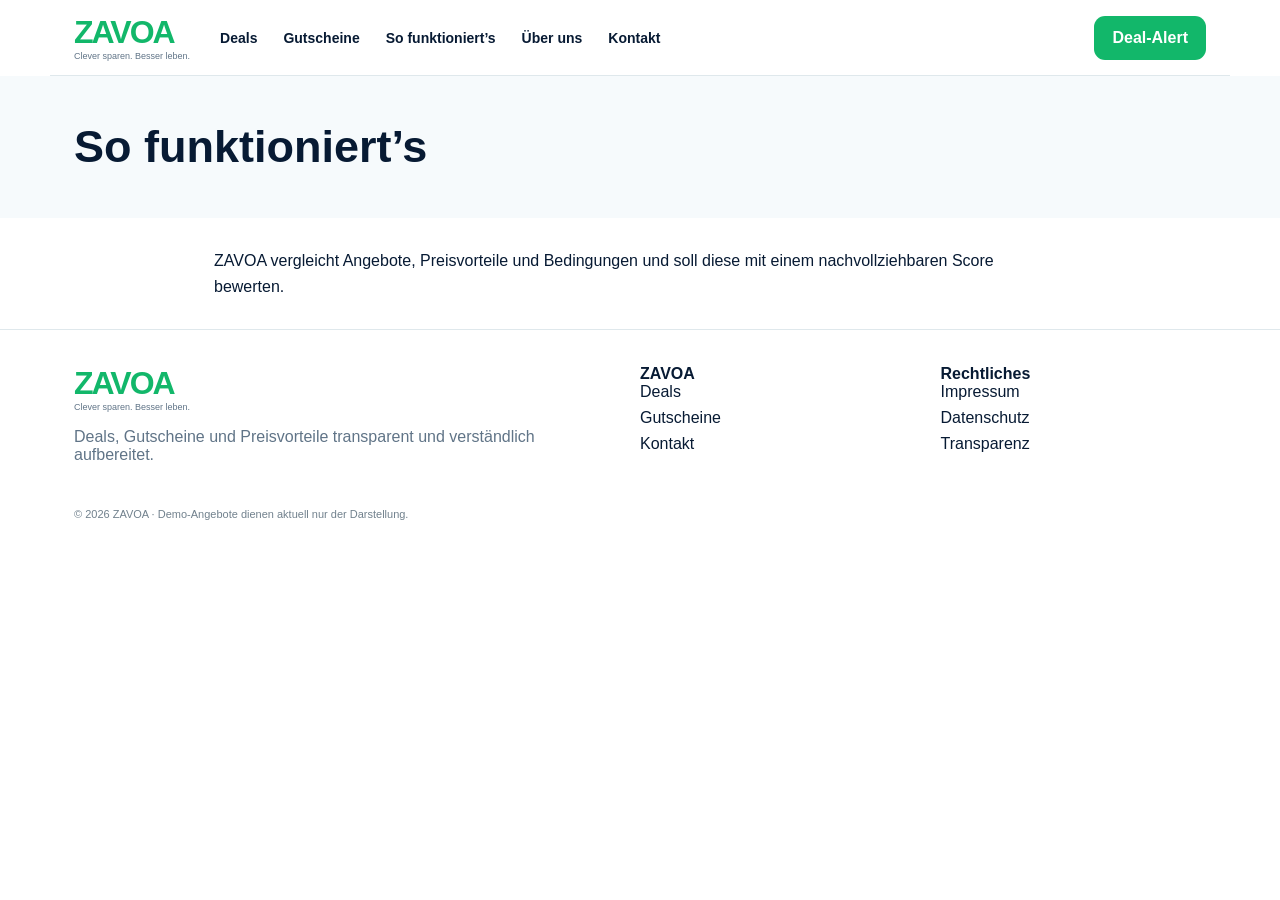
<file: so-funktionierts.html>
<!doctype html><html lang="de"><head><meta charset="utf-8"><meta name="viewport" content="width=device-width,initial-scale=1"><title>So funktioniert’s – ZAVOA</title><link rel="stylesheet" href="style.css"></head><body><header><div class="wrap nav"><a class="brand" href="index.html"><b>ZAVOA</b><small>Clever sparen. Besser leben.</small></a><nav class="links"><a href="deals.html">Deals</a><a href="gutscheine.html">Gutscheine</a><a href="so-funktionierts.html">So funktioniert’s</a><a href="ueber-uns.html">Über uns</a><a href="kontakt.html">Kontakt</a></nav><div class="grow"></div><a class="btn green" href="#alert">Deal-Alert</a></div></header><main><section class="pagehero"><div class="wrap"><h1>So funktioniert’s</h1></div></section><div class="content">ZAVOA vergleicht Angebote, Preisvorteile und Bedingungen und soll diese mit einem nachvollziehbaren Score bewerten.</div></main><footer><div class="wrap"><div class="foot"><div><a class="brand" href="index.html"><b>ZAVOA</b><small>Clever sparen. Besser leben.</small></a><p class="muted">Deals, Gutscheine und Preisvorteile transparent und verständlich aufbereitet.</p></div><div><b>ZAVOA</b><div class="footnav"><a href="deals.html">Deals</a><a href="gutscheine.html">Gutscheine</a><a href="kontakt.html">Kontakt</a></div></div><div><b>Rechtliches</b><div class="footnav"><a href="impressum.html">Impressum</a><a href="datenschutz.html">Datenschutz</a><a href="transparenz.html">Transparenz</a></div></div></div><div class="copy">© 2026 ZAVOA · Demo-Angebote dienen aktuell nur der Darstellung.</div></div></footer></body></html>
</file>
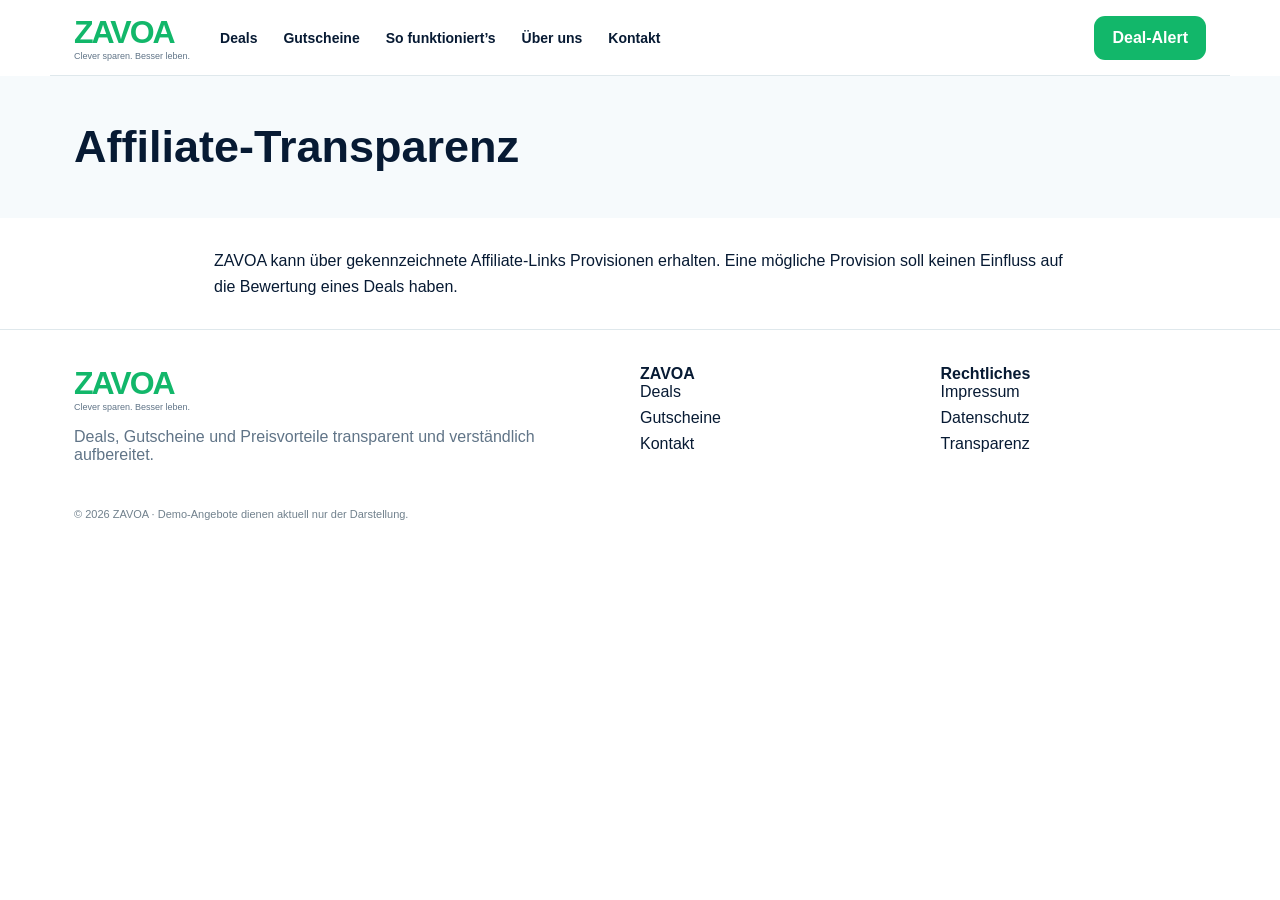
<file: transparenz.html>
<!doctype html><html lang="de"><head><meta charset="utf-8"><meta name="viewport" content="width=device-width,initial-scale=1"><title>Affiliate-Transparenz – ZAVOA</title><link rel="stylesheet" href="style.css"></head><body><header><div class="wrap nav"><a class="brand" href="index.html"><b>ZAVOA</b><small>Clever sparen. Besser leben.</small></a><nav class="links"><a href="deals.html">Deals</a><a href="gutscheine.html">Gutscheine</a><a href="so-funktionierts.html">So funktioniert’s</a><a href="ueber-uns.html">Über uns</a><a href="kontakt.html">Kontakt</a></nav><div class="grow"></div><a class="btn green" href="#alert">Deal-Alert</a></div></header><main><section class="pagehero"><div class="wrap"><h1>Affiliate-Transparenz</h1></div></section><div class="content">ZAVOA kann über gekennzeichnete Affiliate-Links Provisionen erhalten. Eine mögliche Provision soll keinen Einfluss auf die Bewertung eines Deals haben.</div></main><footer><div class="wrap"><div class="foot"><div><a class="brand" href="index.html"><b>ZAVOA</b><small>Clever sparen. Besser leben.</small></a><p class="muted">Deals, Gutscheine und Preisvorteile transparent und verständlich aufbereitet.</p></div><div><b>ZAVOA</b><div class="footnav"><a href="deals.html">Deals</a><a href="gutscheine.html">Gutscheine</a><a href="kontakt.html">Kontakt</a></div></div><div><b>Rechtliches</b><div class="footnav"><a href="impressum.html">Impressum</a><a href="datenschutz.html">Datenschutz</a><a href="transparenz.html">Transparenz</a></div></div></div><div class="copy">© 2026 ZAVOA · Demo-Angebote dienen aktuell nur der Darstellung.</div></div></footer></body></html>
</file>
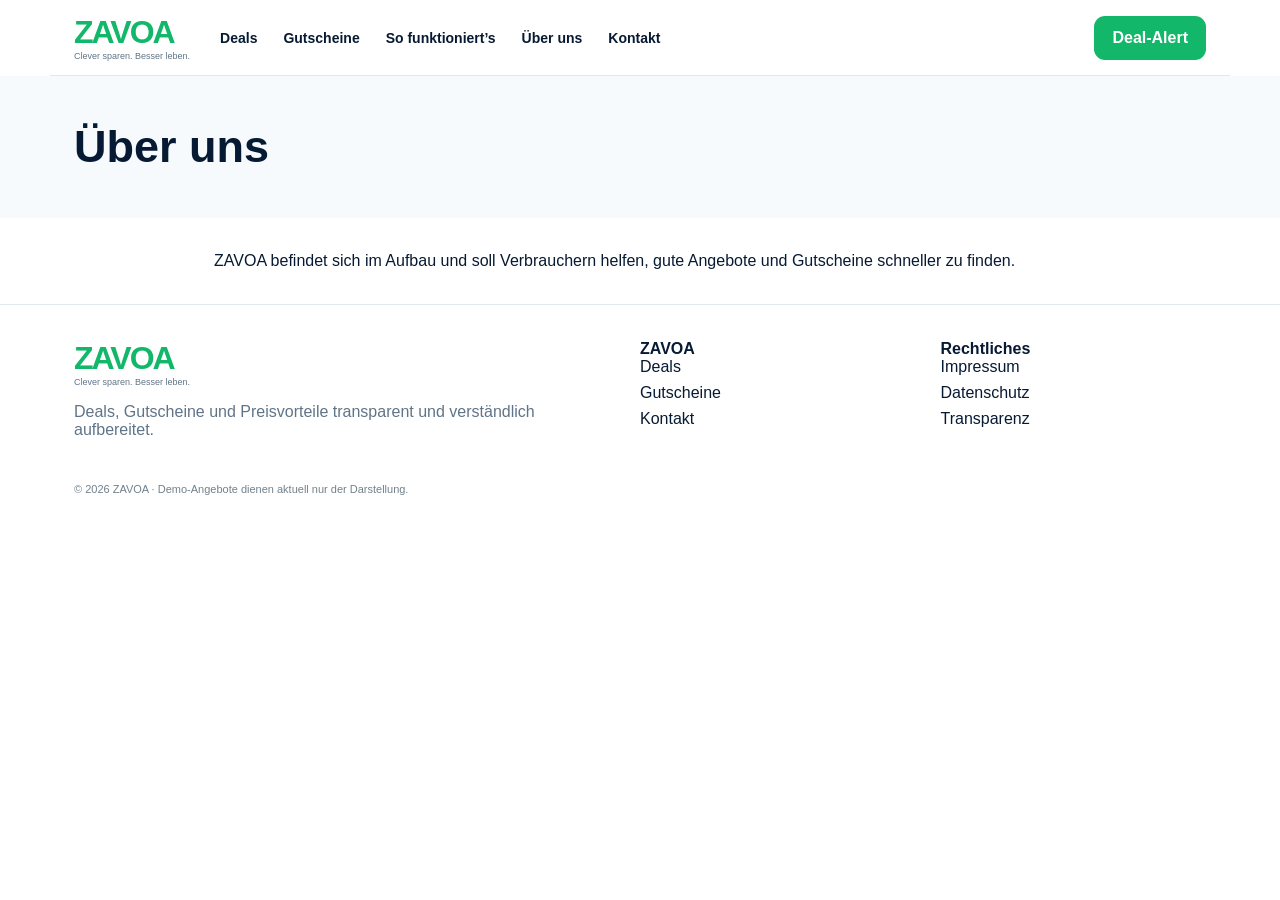
<file: ueber-uns.html>
<!doctype html><html lang="de"><head><meta charset="utf-8"><meta name="viewport" content="width=device-width,initial-scale=1"><title>Über uns – ZAVOA</title><link rel="stylesheet" href="style.css"></head><body><header><div class="wrap nav"><a class="brand" href="index.html"><b>ZAVOA</b><small>Clever sparen. Besser leben.</small></a><nav class="links"><a href="deals.html">Deals</a><a href="gutscheine.html">Gutscheine</a><a href="so-funktionierts.html">So funktioniert’s</a><a href="ueber-uns.html">Über uns</a><a href="kontakt.html">Kontakt</a></nav><div class="grow"></div><a class="btn green" href="#alert">Deal-Alert</a></div></header><main><section class="pagehero"><div class="wrap"><h1>Über uns</h1></div></section><div class="content">ZAVOA befindet sich im Aufbau und soll Verbrauchern helfen, gute Angebote und Gutscheine schneller zu finden.</div></main><footer><div class="wrap"><div class="foot"><div><a class="brand" href="index.html"><b>ZAVOA</b><small>Clever sparen. Besser leben.</small></a><p class="muted">Deals, Gutscheine und Preisvorteile transparent und verständlich aufbereitet.</p></div><div><b>ZAVOA</b><div class="footnav"><a href="deals.html">Deals</a><a href="gutscheine.html">Gutscheine</a><a href="kontakt.html">Kontakt</a></div></div><div><b>Rechtliches</b><div class="footnav"><a href="impressum.html">Impressum</a><a href="datenschutz.html">Datenschutz</a><a href="transparenz.html">Transparenz</a></div></div></div><div class="copy">© 2026 ZAVOA · Demo-Angebote dienen aktuell nur der Darstellung.</div></div></footer></body></html>
</file>
<file: style.css>
:root{--n:#071a33;--g:#12b76a;--m:#607487;--l:#dfe8ec;--bg:#f6fafc}
*{box-sizing:border-box}body{margin:0;font-family:Arial,sans-serif;color:var(--n)}a{color:inherit}
.wrap{max-width:1180px;margin:auto;padding:0 24px}.nav{height:76px;display:flex;align-items:center;gap:30px;border-bottom:1px solid var(--l)}
.brand{text-decoration:none}.brand b{font-size:32px;color:var(--g);letter-spacing:-2px}.brand small{display:block;font-size:9px;color:var(--m)}
.links{display:flex;gap:26px;font-weight:700;font-size:14px}.links a{text-decoration:none}.grow{flex:1}.btn{display:inline-block;padding:13px 18px;border-radius:11px;text-decoration:none;font-weight:800;border:0}.green{background:var(--g);color:#fff}.outline{border:1px solid var(--g);color:#087c4d}
.hero{background:linear-gradient(110deg,#f5faff,#fff 55%,#eaf9f2);padding:58px 0}.heroGrid{display:grid;grid-template-columns:1.1fr .9fr;gap:35px;align-items:center}
.kicker{font-size:12px;letter-spacing:1.8px;font-weight:900;color:#60788a;text-transform:uppercase}.hero h1{font-size:58px;line-height:1;letter-spacing:-2px;margin:12px 0 18px}.hero p{font-size:18px;line-height:1.5;color:#526779}
.actions{display:flex;gap:10px;margin:25px 0}.checks{display:grid;gap:10px;color:#526779}.checks span:before{content:"✓";color:var(--g);font-weight:900;margin-right:8px}
.visual{min-height:300px;border-radius:40px;background:radial-gradient(circle,#d8f7e8,transparent 68%);display:grid;place-items:center}.visualBox{background:#fff;border:1px solid var(--l);border-radius:20px;padding:28px;width:75%;box-shadow:0 15px 40px #10203015}.visualBox strong{font-size:25px}.visualBox .score{font-size:50px;color:var(--g);font-weight:900;margin:12px 0}
.section{padding:48px 0}.head{display:flex;justify-content:space-between;align-items:end}.head h2{font-size:33px;margin:5px 0}.muted{color:var(--m)}
.grid{display:grid;grid-template-columns:repeat(4,1fr);gap:16px;margin-top:22px}.card{border:1px solid var(--l);border-radius:17px;padding:15px}.pic{height:160px;border-radius:12px;background:#f3f6f7;display:grid;place-items:center;font-size:75px}.badge{display:inline-block;background:#dff7eb;color:#087c4d;padding:6px 8px;border-radius:999px;font-size:11px;font-weight:900;margin-top:12px}.card h3{margin:10px 0 6px}.price{font-size:27px;font-weight:900;color:var(--g)}.card .btn{width:100%;text-align:center;margin-top:12px}
.coupons{background:#eefaf5}.couponGrid{display:grid;grid-template-columns:repeat(3,1fr);gap:14px;margin-top:20px}.coupon{background:#fff;border:1px solid var(--l);border-radius:15px;padding:18px}.coupon h3{margin:0}.coupon strong{font-size:24px;display:block;margin:12px 0}.demo{font-size:11px;color:#8a651e;background:#fff6dd;padding:7px;border-radius:7px}
.alert{background:var(--n);color:#fff;border-radius:19px;padding:26px;display:grid;grid-template-columns:1fr 1fr;gap:24px;align-items:center}.alert h2{margin:0 0 8px}.form{display:flex;gap:8px}.form input{flex:1;padding:13px;border-radius:10px;border:0}
.pagehero{background:var(--bg);padding:45px 0}.pagehero h1{font-size:45px;margin:0}.content{max-width:900px;margin:30px auto;padding:0 24px;line-height:1.6}
footer{border-top:1px solid var(--l);padding:35px 0}.foot{display:grid;grid-template-columns:2fr 1fr 1fr;gap:35px}.footnav{display:grid;gap:8px}.footnav a{text-decoration:none}.copy{font-size:11px;color:#71818d;margin-top:28px}
@media(max-width:850px){.links{display:none}.heroGrid{grid-template-columns:1fr}.grid{grid-template-columns:1fr 1fr}.couponGrid,.alert{grid-template-columns:1fr}}
@media(max-width:520px){.wrap{padding:0 14px}.hero{padding:34px 0}.hero h1{font-size:40px}.heroGrid{gap:24px}.visual{display:grid;min-height:0;border-radius:24px;padding:12px}.visualBox{width:100%;max-width:360px;padding:18px;border-radius:16px}.visualBox strong{font-size:20px}.visualBox .score{font-size:38px;margin:8px 0}.score-label{font-size:15px}.score-scale{margin-top:12px}.score-bar{margin-bottom:10px}.score-link{font-size:12px}.grid{grid-template-columns:1fr}.actions,.form{flex-direction:column}.foot{grid-template-columns:1fr}}

/* Controlled Design Update 1 — no structural/deployment changes */
.visualBox{position:relative;overflow:hidden}
.visualBox:after{content:"";position:absolute;width:120px;height:120px;border-radius:50%;right:-45px;top:-45px;background:#e2f8ed}
.visualBox strong,.visualBox .score,.visualBox .muted{position:relative;z-index:1}
.card{transition:transform .18s ease,box-shadow .18s ease}.card:hover{transform:translateY(-3px);box-shadow:0 12px 30px #0b263815}
.pic{font-family:"Apple Color Emoji","Segoe UI Emoji",sans-serif;background:linear-gradient(145deg,#f2f6f7,#fff);border:1px solid #edf1f2}
.coupon{position:relative}.coupon:after{content:"Code anzeigen";display:block;margin-top:14px;padding:10px 12px;border-radius:9px;background:#12b76a;color:#fff;font-size:12px;font-weight:900;text-align:center}
.alert{box-shadow:0 10px 28px #071a3315}

.score-label{font-size:17px;font-weight:900;color:#087c4d;margin:-4px 0 10px}
.score-scale{display:flex;justify-content:space-between;font-size:10px;color:#71818d;margin-top:18px}
.score-bar{height:8px;background:#e5ecef;border-radius:99px;overflow:hidden;margin:4px 0 14px}
.score-bar i{display:block;width:92%;height:100%;background:#12b76a;border-radius:99px}
.score-link{font-size:13px;font-weight:800;color:#087c4d;text-decoration:none}

/* Product deal images */
.product-pic{overflow:hidden;padding:24px;background:#fff;height:160px}
.product-pic img{width:auto;height:auto;max-width:120px;max-height:105px;object-fit:contain;display:block;margin:auto}
.image-note{font-size:10px;color:#71818d;margin:5px 2px 0}


/* ZAVOA Kaufberater Startseite */
.decision-list{display:grid;gap:12px;margin:22px 0}.decision-list span{display:flex;align-items:center;gap:11px;font-weight:800}.decision-list b{width:28px;height:28px;border-radius:50%;display:grid;place-items:center;background:#dff7eb;color:#087c4d;font-size:12px}
.categoryGrid{display:grid;grid-template-columns:repeat(4,1fr);gap:16px;margin-top:24px}.category{border:1px solid var(--l);border-radius:17px;padding:22px;background:#fff}.category>span{font-size:30px}.category h3{margin:14px 0 7px}.category p{margin:0;color:var(--m);line-height:1.5}
.guide-section{background:var(--bg)}.guideGrid{display:grid;grid-template-columns:repeat(3,1fr);gap:16px;margin-top:24px}.guide{background:#fff;border:1px solid var(--l);border-radius:18px;padding:24px}.guide.featured{border-color:#a8dfc5}.guide-tag{display:inline-block;padding:6px 9px;border-radius:999px;background:#e8f8f0;color:#087c4d;font-size:11px;font-weight:900}.guide h3{font-size:23px;margin:15px 0 9px}.guide p{color:var(--m);line-height:1.55}.guide-meta{margin-top:20px;font-size:12px;font-weight:800;color:#607487}
.pricecheck{display:grid;grid-template-columns:1.1fr .9fr;gap:32px;align-items:center}.pricecheck h2{font-size:34px;margin:7px 0 12px}.pricecheck p{color:var(--m);line-height:1.6}.price-example{border:1px solid var(--l);border-radius:18px;padding:24px;background:#fff;box-shadow:0 12px 30px #0b263810}.price-example small{display:block;color:var(--m);margin-bottom:8px}.price-example strong{display:block;font-size:27px}.price-example span{display:inline-block;margin-top:13px;background:#dff7eb;color:#087c4d;border-radius:999px;padding:7px 10px;font-weight:900;font-size:12px}.trust{background:#eefaf5}.trusttext{max-width:800px;line-height:1.65;color:#526779}
@media(max-width:850px){.categoryGrid{grid-template-columns:1fr 1fr}.guideGrid{grid-template-columns:1fr}.pricecheck{grid-template-columns:1fr}}
@media(max-width:520px){.categoryGrid{grid-template-columns:1fr}.guide h3{font-size:21px}.pricecheck h2{font-size:29px}.price-example strong{font-size:23px}}


/* Kaufberatung: Mähroboter */
.advisorHero p{max-width:820px;font-size:18px;line-height:1.55;color:#526779}.article-meta{margin-top:16px;font-size:12px;color:#71818d}.article h2{font-size:30px;margin:38px 0 12px}.article p{color:#526779}.quickGrid{display:grid;grid-template-columns:repeat(3,1fr);gap:12px;margin:22px 0}.quickGrid div{border:1px solid var(--l);border-radius:14px;padding:17px}.quickGrid b,.quickGrid span{display:block}.quickGrid span{font-size:14px;color:var(--m);margin-top:7px;line-height:1.45}.compareTable{border:1px solid var(--l);border-radius:15px;overflow:hidden;margin:20px 0}.compareRow{display:grid;grid-template-columns:.7fr 1.25fr 1.4fr;gap:16px;padding:15px;border-top:1px solid var(--l);font-size:14px;line-height:1.45}.compareRow:first-child{border-top:0}.compareHead{background:var(--bg);font-size:12px}.buyChecklist{padding-left:22px}.buyChecklist li{padding:7px 0;line-height:1.55;color:#526779}.noteBox,.comingBox{border-radius:15px;padding:20px;margin:25px 0;background:#eefaf5;line-height:1.55}.comingBox b,.comingBox span{display:block}.comingBox span{margin-top:6px;color:#526779}.selectionBox{display:grid;grid-template-columns:repeat(3,1fr);gap:12px;margin:20px 0}.selectionBox div{background:var(--n);color:#fff;border-radius:15px;padding:18px}.selectionBox span{color:#7ee0b1;font-weight:900}.selectionBox b{display:block;margin:8px 0}.selectionBox p{color:#c8d5df;margin:0;font-size:13px}.guide-link{display:inline-block;margin-top:18px;color:#087c4d;font-weight:900;text-decoration:none}
@media(max-width:700px){.quickGrid,.selectionBox{grid-template-columns:1fr}.compareRow{grid-template-columns:1fr;gap:5px}.compareHead{display:none}.article h2{font-size:26px}}

.modelGrid{display:grid;grid-template-columns:repeat(2,1fr);gap:14px;margin:22px 0}.modelCard{border:1px solid var(--l);border-radius:16px;padding:19px;background:#fff}.modelCard h3{font-size:20px;margin:8px 0 10px}.modelCard p{margin:7px 0;font-size:14px;line-height:1.5}.modelType{font-size:10px;letter-spacing:.8px;text-transform:uppercase;font-weight:900;color:#607487}.affiliateCandidate{border-style:dashed;background:#fbfefd}@media(max-width:650px){.modelGrid{grid-template-columns:1fr}}

.specWrap{overflow-x:auto;margin:20px 0}.specTable{width:100%;border-collapse:collapse;min-width:760px;font-size:13px}.specTable th,.specTable td{text-align:left;vertical-align:top;padding:13px;border-bottom:1px solid var(--l);line-height:1.45}.specTable th{background:var(--bg);font-size:11px;text-transform:uppercase;letter-spacing:.5px}.decisionBox{border-left:4px solid var(--g);background:#f6fafc;border-radius:0 14px 14px 0;padding:20px;margin:26px 0}.decisionBox h3{margin:0 0 10px}.decisionBox p{margin:8px 0}

.priceBands{display:grid;grid-template-columns:repeat(3,1fr);gap:12px;margin:20px 0}.priceBands div{border:1px solid var(--l);border-radius:14px;padding:17px}.priceBands b,.priceBands span{display:block}.priceBands b{font-size:19px;color:#087c4d}.priceBands span{margin-top:8px;color:var(--m);font-size:13px;line-height:1.5}@media(max-width:700px){.priceBands{grid-template-columns:1fr}}

.buyCard{display:grid;grid-template-columns:220px 1fr;gap:25px;border:1px solid var(--l);border-radius:18px;padding:22px;margin:22px 0;background:#fff}.buyImage{display:grid;place-items:center;background:#f7fafb;border-radius:14px;padding:16px}.buyImage img{max-width:150px;max-height:130px}.buyImage small{font-size:9px;color:#71818d}.buyCard h3{font-size:25px;margin:7px 0}.livePrice{margin:15px 0}.livePrice strong,.livePrice span{display:block}.livePrice strong{font-size:30px;color:var(--g)}.livePrice span{font-size:12px;color:var(--m);margin-top:3px}.affiliateHint{font-size:10px!important;color:#71818d!important;margin-top:9px!important}@media(max-width:650px){.buyCard{grid-template-columns:1fr}.buyImage{min-height:170px}}
</file>
